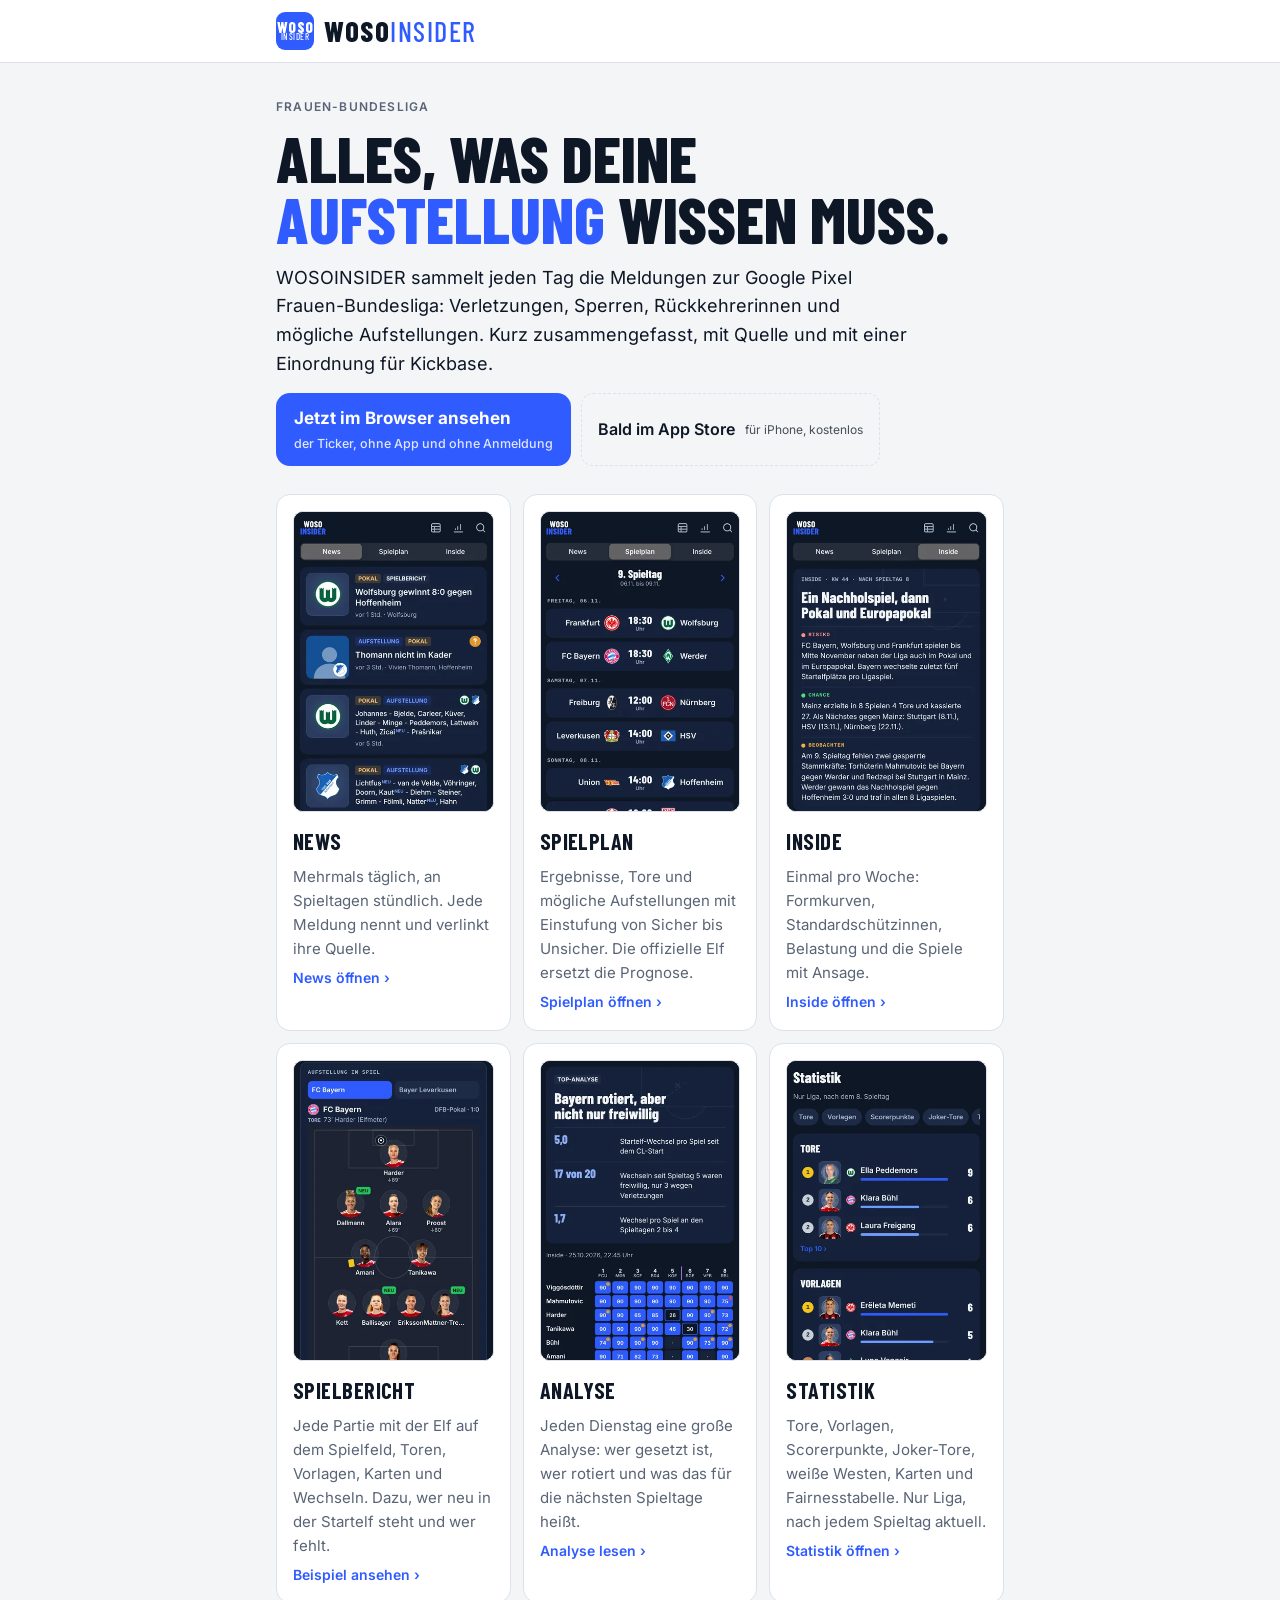
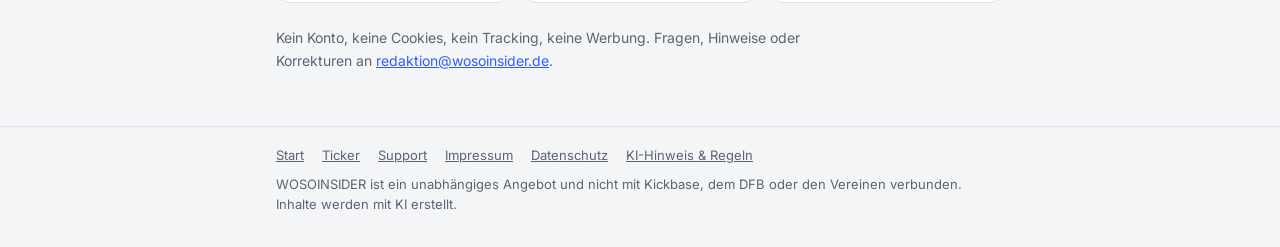
<file: index.html>
<!doctype html>
<html lang="de">
<head>
<meta charset="utf-8">
<meta name="viewport" content="width=device-width,initial-scale=1">
<title>WOSOINSIDER</title>
<meta name="description" content="News, mögliche Aufstellungen und Analysen zur Frauen-Bundesliga für Kickbase.">
<meta property="og:type" content="website">
<meta property="og:site_name" content="WOSOINSIDER">
<meta property="og:title" content="WOSOINSIDER">
<meta property="og:description" content="News, mögliche Aufstellungen und Analysen zur Frauen-Bundesliga für Kickbase.">
<meta property="og:url" content="https://wosoinsider.de/">
<meta property="og:image" content="https://wosoinsider.de/og.png">
<meta property="og:image:width" content="1200">
<meta property="og:image:height" content="630">
<meta property="og:image:alt" content="WOSOINSIDER: Alles, was deine Aufstellung wissen muss.">
<meta name="twitter:card" content="summary_large_image">
<meta name="twitter:image" content="https://wosoinsider.de/og.png">
<link rel="icon" href="/favicon.svg" type="image/svg+xml">
<link rel="apple-touch-icon" href="/apple-touch-icon.png">
<style>
@font-face{font-family:'Barlow Condensed';font-weight:500;font-display:swap;src:url(/fonts/barlow-condensed-500-latin-ext.woff2) format('woff2');unicode-range:U+0100-02BA,U+02BD-02C5,U+02C7-02CC,U+02CE-02D7,U+02DD-02FF,U+0304,U+0308,U+0329,U+1D00-1DBF,U+1E00-1E9F,U+1EF2-1EFF,U+2020,U+20A0-20AB,U+20AD-20C4,U+2113,U+2C60-2C7F,U+A720-A7FF}
@font-face{font-family:'Barlow Condensed';font-weight:500;font-display:swap;src:url(/fonts/barlow-condensed-500-latin.woff2) format('woff2');unicode-range:U+0000-00FF,U+0131,U+0152-0153,U+02BB-02BC,U+02C6,U+02DA,U+02DC,U+0304,U+0308,U+0329,U+2000-206F,U+20AC,U+2122,U+2191,U+2193,U+2212,U+2215,U+FEFF,U+FFFD}
@font-face{font-family:'Barlow Condensed';font-weight:700;font-display:swap;src:url(/fonts/barlow-condensed-latin-ext-2.woff2) format('woff2');unicode-range:U+0100-02BA,U+02BD-02C5,U+02C7-02CC,U+02CE-02D7,U+02DD-02FF,U+0304,U+0308,U+0329,U+1D00-1DBF,U+1E00-1E9F,U+1EF2-1EFF,U+2020,U+20A0-20AB,U+20AD-20C4,U+2113,U+2C60-2C7F,U+A720-A7FF}
@font-face{font-family:'Barlow Condensed';font-weight:700;font-display:swap;src:url(/fonts/barlow-condensed-latin-3.woff2) format('woff2');unicode-range:U+0000-00FF,U+0131,U+0152-0153,U+02BB-02BC,U+02C6,U+02DA,U+02DC,U+0304,U+0308,U+0329,U+2000-206F,U+20AC,U+2122,U+2191,U+2193,U+2212,U+2215,U+FEFF,U+FFFD}
@font-face{font-family:'Barlow Condensed';font-weight:800;font-display:swap;src:url(/fonts/barlow-condensed-latin-ext-4.woff2) format('woff2');unicode-range:U+0100-02BA,U+02BD-02C5,U+02C7-02CC,U+02CE-02D7,U+02DD-02FF,U+0304,U+0308,U+0329,U+1D00-1DBF,U+1E00-1E9F,U+1EF2-1EFF,U+2020,U+20A0-20AB,U+20AD-20C4,U+2113,U+2C60-2C7F,U+A720-A7FF}
@font-face{font-family:'Barlow Condensed';font-weight:800;font-display:swap;src:url(/fonts/barlow-condensed-latin-5.woff2) format('woff2');unicode-range:U+0000-00FF,U+0131,U+0152-0153,U+02BB-02BC,U+02C6,U+02DA,U+02DC,U+0304,U+0308,U+0329,U+2000-206F,U+20AC,U+2122,U+2191,U+2193,U+2212,U+2215,U+FEFF,U+FFFD}
@font-face{font-family:'Inter';font-weight:400 700;font-display:swap;src:url(/fonts/inter-latin-ext.woff2) format('woff2');unicode-range:U+0100-02BA,U+02BD-02C5,U+02C7-02CC,U+02CE-02D7,U+02DD-02FF,U+0304,U+0308,U+0329,U+1D00-1DBF,U+1E00-1E9F,U+1EF2-1EFF,U+2020,U+20A0-20AB,U+20AD-20C4,U+2113,U+2C60-2C7F,U+A720-A7FF}
@font-face{font-family:'Inter';font-weight:400 700;font-display:swap;src:url(/fonts/inter-latin.woff2) format('woff2');unicode-range:U+0000-00FF,U+0131,U+0152-0153,U+02BB-02BC,U+02C6,U+02DA,U+02DC,U+0304,U+0308,U+0329,U+2000-206F,U+20AC,U+2122,U+2191,U+2193,U+2212,U+2215,U+FEFF,U+FFFD}
:root{--bg:#F4F5F7;--card:#fff;--ink:#0E1726;--muted:#596476;--line:#DCE1EA;--soft:#EEF1F6;--accent:#2F5BFF;--brand:#2F5BFF;
--d:"Barlow Condensed","Arial Narrow",Arial,sans-serif;--b:"Inter",system-ui,-apple-system,"Segoe UI",sans-serif;color-scheme:light}
@media (prefers-color-scheme:dark){:root{--bg:#0E1726;--card:#16223A;--ink:#F4F5F7;--muted:#A9B4C6;--line:#2A3954;--soft:#1C2A45;--accent:#6E9BFF;color-scheme:dark}}
*{box-sizing:border-box}
body{margin:0;background:var(--bg);color:var(--ink);font:16px/1.6 var(--b)}
a{color:var(--accent)}
.wrap{max-width:760px;margin:0 auto;padding:0 16px}
header{background:var(--card);border-bottom:1px solid var(--line)}
header .wrap{display:flex;align-items:center;justify-content:space-between;gap:12px;padding-block:12px;flex-wrap:wrap}
.brand{display:flex;align-items:center;gap:10px;text-decoration:none;color:var(--ink);font-family:var(--d);text-transform:uppercase;line-height:.82}
.tile{width:38px;height:38px;border-radius:9px;background:var(--brand);color:#fff;display:flex;flex-direction:column;align-items:center;justify-content:center;flex:none}
.tile b{font-weight:800;font-size:15px;letter-spacing:.5px}.tile i{font-style:normal;font-weight:500;font-size:9px;letter-spacing:.5px}
.word{font-size:28px;letter-spacing:1.5px}.word b{font-weight:800}.word i{font-style:normal;font-weight:500;color:var(--accent)}
main.wrap{padding-block:28px 40px}
.hero{display:grid;gap:14px;padding:8px 0 20px}
.kicker{font:600 12px var(--b);letter-spacing:.1em;text-transform:uppercase;color:var(--muted)}
.hero h1{font-family:var(--d);font-weight:800;font-size:clamp(40px,9vw,64px);line-height:.95;margin:0;text-transform:uppercase;text-wrap:balance}
.hero h1 span{color:var(--accent)}
.lead{font-size:18px;max-width:58ch;margin:0}
.store{display:inline-flex;align-items:center;gap:10px;justify-self:start;background:var(--ink);color:var(--bg);border-radius:12px;padding:10px 16px;text-decoration:none;font-weight:600}
.store small{display:block;font-weight:400;font-size:12px;opacity:.75}
.store.soon{background:transparent;color:var(--ink);border:1.5px dashed var(--line)}
.cta{display:flex;flex-wrap:wrap;gap:10px;align-items:stretch}
.live{display:inline-grid;gap:2px;justify-self:start;background:var(--brand);color:#fff;text-decoration:none;font-weight:700;font-size:17px;padding:12px 18px;border-radius:14px}
.live small{font-weight:500;font-size:12.5px;opacity:.85}.live:hover{filter:brightness(1.08)}
.feat{display:grid;gap:12px;margin:8px 0 24px}
@media (min-width:640px){.feat{grid-template-columns:repeat(3,1fr)}}
a.card{text-decoration:none;color:inherit;grid-template-columns:110px 1fr;column-gap:14px;align-items:center;transition:border-color .15s,transform .15s}
a.card:hover{border-color:var(--accent);transform:translateY(-2px)}
.shot{grid-row:span 3;width:110px;aspect-ratio:2/3;border-radius:10px;overflow:hidden;background:#0E1726;border:1px solid var(--line)}
.shot img{display:block;width:100%;height:100%;object-fit:cover;object-position:top}
.more{font-size:14px;font-weight:600;color:var(--accent)}
@media (min-width:640px){a.card{grid-template-columns:1fr;align-items:start}.shot{grid-row:auto;width:100%;margin-bottom:6px}}
.card{background:var(--card);border:1px solid var(--line);border-radius:14px;padding:16px;display:grid;gap:6px;align-content:start}
.card h2{font-family:var(--d);font-weight:700;font-size:22px;text-transform:uppercase;letter-spacing:.02em;margin:0}
.card p{margin:0;font-size:15px;color:var(--muted)}
.note{font-size:14px;color:var(--muted);max-width:65ch}
.doc{background:var(--card);border:1px solid var(--line);border-radius:14px;padding:20px;display:grid;gap:14px}
.doc h1{font-family:var(--d);font-weight:800;font-size:40px;line-height:1;margin:0;text-transform:uppercase}
.doc h2{font-family:var(--d);font-weight:700;font-size:20px;letter-spacing:.02em;text-transform:uppercase;margin:8px 0 -6px}
.doc p,.doc ul{margin:0;max-width:68ch}.doc ul{padding-left:20px;display:grid;gap:4px}
.doc address{font-style:normal}
.mailbox{display:flex;flex-wrap:wrap;align-items:center;gap:10px 16px;background:var(--soft);border-radius:12px;padding:14px 16px}
.mailbox a{font-weight:600;font-size:18px;overflow-wrap:anywhere}
details{border-top:1px solid var(--line);padding:10px 0}details:last-of-type{border-bottom:1px solid var(--line)}
summary{cursor:pointer;font-weight:600}details p{margin:8px 0 0}
footer{border-top:1px solid var(--line);color:var(--muted);font-size:13px}
footer .wrap{display:grid;gap:8px;padding-block:18px 32px}
footer nav{display:flex;flex-wrap:wrap;gap:4px 18px}footer nav a{color:var(--muted)}
:focus-visible{outline:2px solid var(--accent);outline-offset:2px}
</style>
<script>
// Reichweitenmessung mit GoatCounter (ohne Cookies, ohne Skript von Dritten, ohne Gerätespeicher).
// Sendet nur Pfad, Titel, Referrer und Kampagnen-Parameter (z. B. ?utm_source=instagram) als Zählpixel.
// Zählt nur auf wosoinsider.de, nicht im Artifact, lokal oder in Vorschauen.
(function () {
  var GC = "https://wosoinsider.goatcounter.com/count";
  if (!/(^|\.)wosoinsider\.de$/.test(location.hostname)) { window.wiZaehl = function () {}; return; }
  // Eigene Aufrufe über ein Lesezeichen mit ?intern: werden getrennt unter intern/... gezählt.
  var INTERN = /[?&]intern(=|&|$)/.test(location.search);
  function z(p, t, ev) {
    if (INTERN) { p = "intern/" + String(p).replace(/^\//, ""); t = "[intern] " + (t || ""); ev = true; }
    var q = "p=" + encodeURIComponent(p);
    if (t) q += "&t=" + encodeURIComponent(t);
    if (ev) q += "&e=true";
    else {
      if (document.referrer) q += "&r=" + encodeURIComponent(document.referrer);
      if (location.search) q += "&q=" + encodeURIComponent(location.search);
    }
    q += "&rnd=" + Math.random().toString(36).slice(2);
    try { new Image().src = GC + "?" + q; } catch (e) {}
  }
  window.wiZaehl = z;
  function seite() { z(location.pathname, document.title, false); }
  document.readyState === "loading" ? document.addEventListener("DOMContentLoaded", seite) : seite();
})();
</script>
</head>
<body>
<header><div class="wrap"><a class="brand" href="/" aria-label="WOSOINSIDER Startseite"><span class="tile" aria-hidden="true"><b>WOSO</b><i>INSIDER</i></span><span class="word" aria-hidden="true"><b>WOSO</b><i>INSIDER</i></span></a></div></header>
<main class="wrap">
<section class="hero">
  <span class="kicker">Frauen-Bundesliga</span>
  <h1>Alles, was deine <span>Aufstellung</span> wissen muss.</h1>
  <p class="lead">WOSOINSIDER sammelt jeden Tag die Meldungen zur Google Pixel Frauen-Bundesliga: Verletzungen, Sperren, Rückkehrerinnen und mögliche Aufstellungen. Kurz zusammengefasst, mit Quelle und mit einer Einordnung für Kickbase.</p>
  <div class="cta"><a class="live" href="/ticker/">Jetzt im Browser ansehen<small>der Ticker, ohne App und ohne Anmeldung</small></a>
  <span class="store soon" aria-label="Die iOS-App erscheint bald im App Store">Bald im App Store<small>für iPhone, kostenlos</small></span></div>
</section>
<section class="feat" aria-label="Was die App bietet">
  <a class="card" href="/ticker/"><span class="shot"><img src="/bilder/news.webp" width="390" height="585" loading="lazy" alt="Ansicht News im Ticker: Meldungen mit Spielerinnenfoto, Vereinswappen und Kategorien"></span><h2>News</h2><p>Mehrmals täglich, an Spieltagen stündlich. Jede Meldung nennt und verlinkt ihre Quelle.</p><span class="more">News öffnen ›</span></a>
  <a class="card" href="/ticker/#spielplan"><span class="shot"><img src="/bilder/spielplan.webp" width="390" height="585" loading="lazy" alt="Ansicht Spielplan im Ticker: Partien des Spieltags mit Anstoßzeiten"></span><h2>Spielplan</h2><p>Ergebnisse, Tore und mögliche Aufstellungen mit Einstufung von Sicher bis Unsicher. Die offizielle Elf ersetzt die Prognose.</p><span class="more">Spielplan öffnen ›</span></a>
  <a class="card" href="/ticker/#inside"><span class="shot"><img src="/bilder/inside.webp" width="390" height="585" loading="lazy" alt="Ansicht Inside im Ticker: wöchentliche Ausgabe mit Risiko, Chance und Beobachten"></span><h2>Inside</h2><p>Einmal pro Woche: Formkurven, Standardschützinnen, Belastung und die Spiele mit Ansage.</p><span class="more">Inside öffnen ›</span></a>
  <a class="card" href="/ticker/#bayern-pokal-0111"><span class="shot"><img src="/bilder/partie.webp" width="390" height="585" loading="lazy" alt="Spielbericht FC Bayern gegen Bayer Leverkusen: Startelf auf dem Spielfeld mit Wechseln, Karten und Neuen"></span><h2>Spielbericht</h2><p>Jede Partie mit der Elf auf dem Spielfeld, Toren, Vorlagen, Karten und Wechseln. Dazu, wer neu in der Startelf steht und wer fehlt.</p><span class="more">Beispiel ansehen ›</span></a>
  <a class="card" href="/ticker/#analyse"><span class="shot"><img src="/bilder/analyse.webp" width="390" height="585" loading="lazy" alt="Top-Analyse: Bayern rotiert, aber nicht nur freiwillig, mit Einsatzminuten je Spieltag"></span><h2>Analyse</h2><p>Jeden Dienstag eine große Analyse: wer gesetzt ist, wer rotiert und was das für die nächsten Spieltage heißt.</p><span class="more">Analyse lesen ›</span></a>
  <a class="card" href="/ticker/#statistik"><span class="shot"><img src="/bilder/statistik.webp" width="390" height="585" loading="lazy" alt="Statistik: Torschützinnenliste mit Spielerinnenfotos"></span><h2>Statistik</h2><p>Tore, Vorlagen, Scorerpunkte, Joker-Tore, weiße Westen, Karten und Fairnesstabelle. Nur Liga, nach jedem Spieltag aktuell.</p><span class="more">Statistik öffnen ›</span></a>
</section>
<p class="note">Kein Konto, keine Cookies, kein Tracking, keine Werbung. Fragen, Hinweise oder Korrekturen an <a href="mailto:redaktion@wosoinsider.de">redaktion@wosoinsider.de</a>.</p>
</main>
<footer><div class="wrap"><nav aria-label="Rechtliches"><a href="/">Start</a><a href="/ticker/">Ticker</a><a href="/support/">Support</a><a href="/impressum/">Impressum</a><a href="/datenschutz/">Datenschutz</a><a href="/ki-hinweis/">KI-Hinweis &amp; Regeln</a></nav>
<span>WOSOINSIDER ist ein unabhängiges Angebot und nicht mit Kickbase, dem DFB oder den Vereinen verbunden. Inhalte werden mit KI erstellt.</span></div></footer>
</body>
</html>
</file>
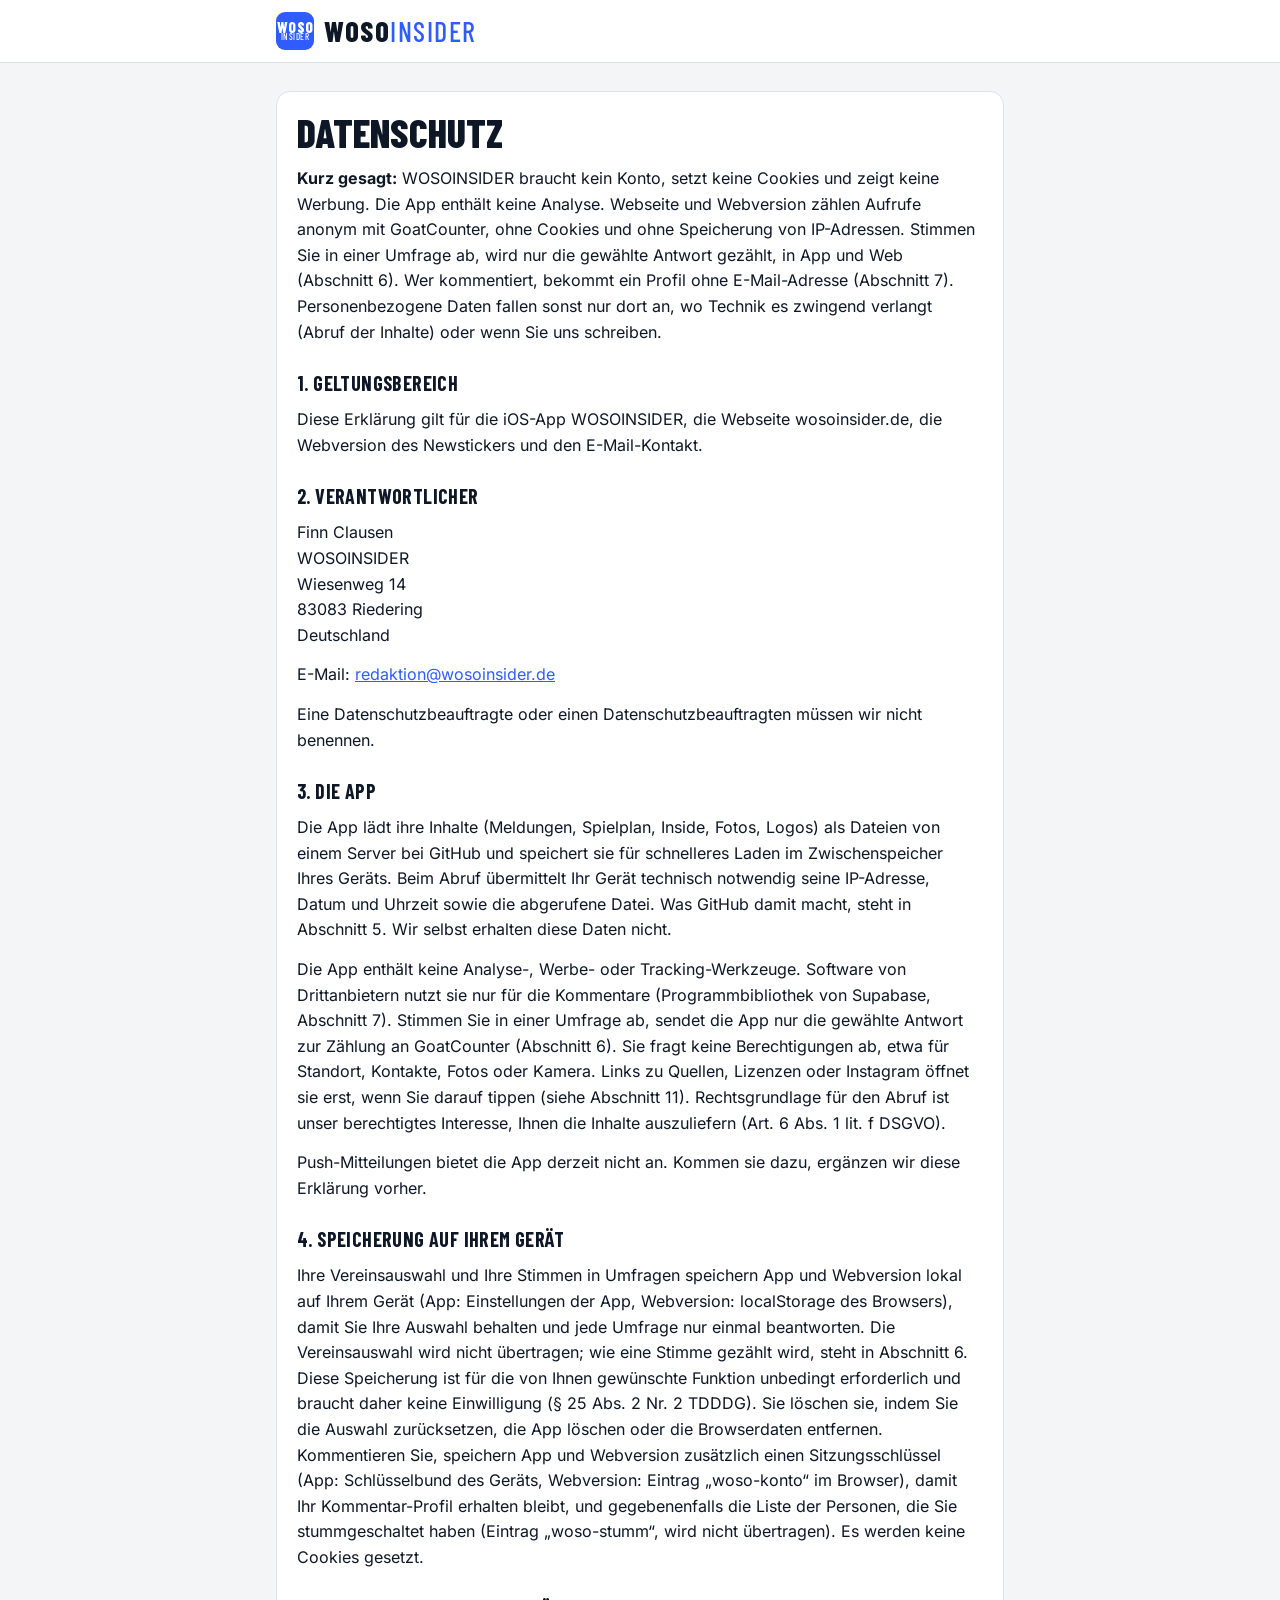
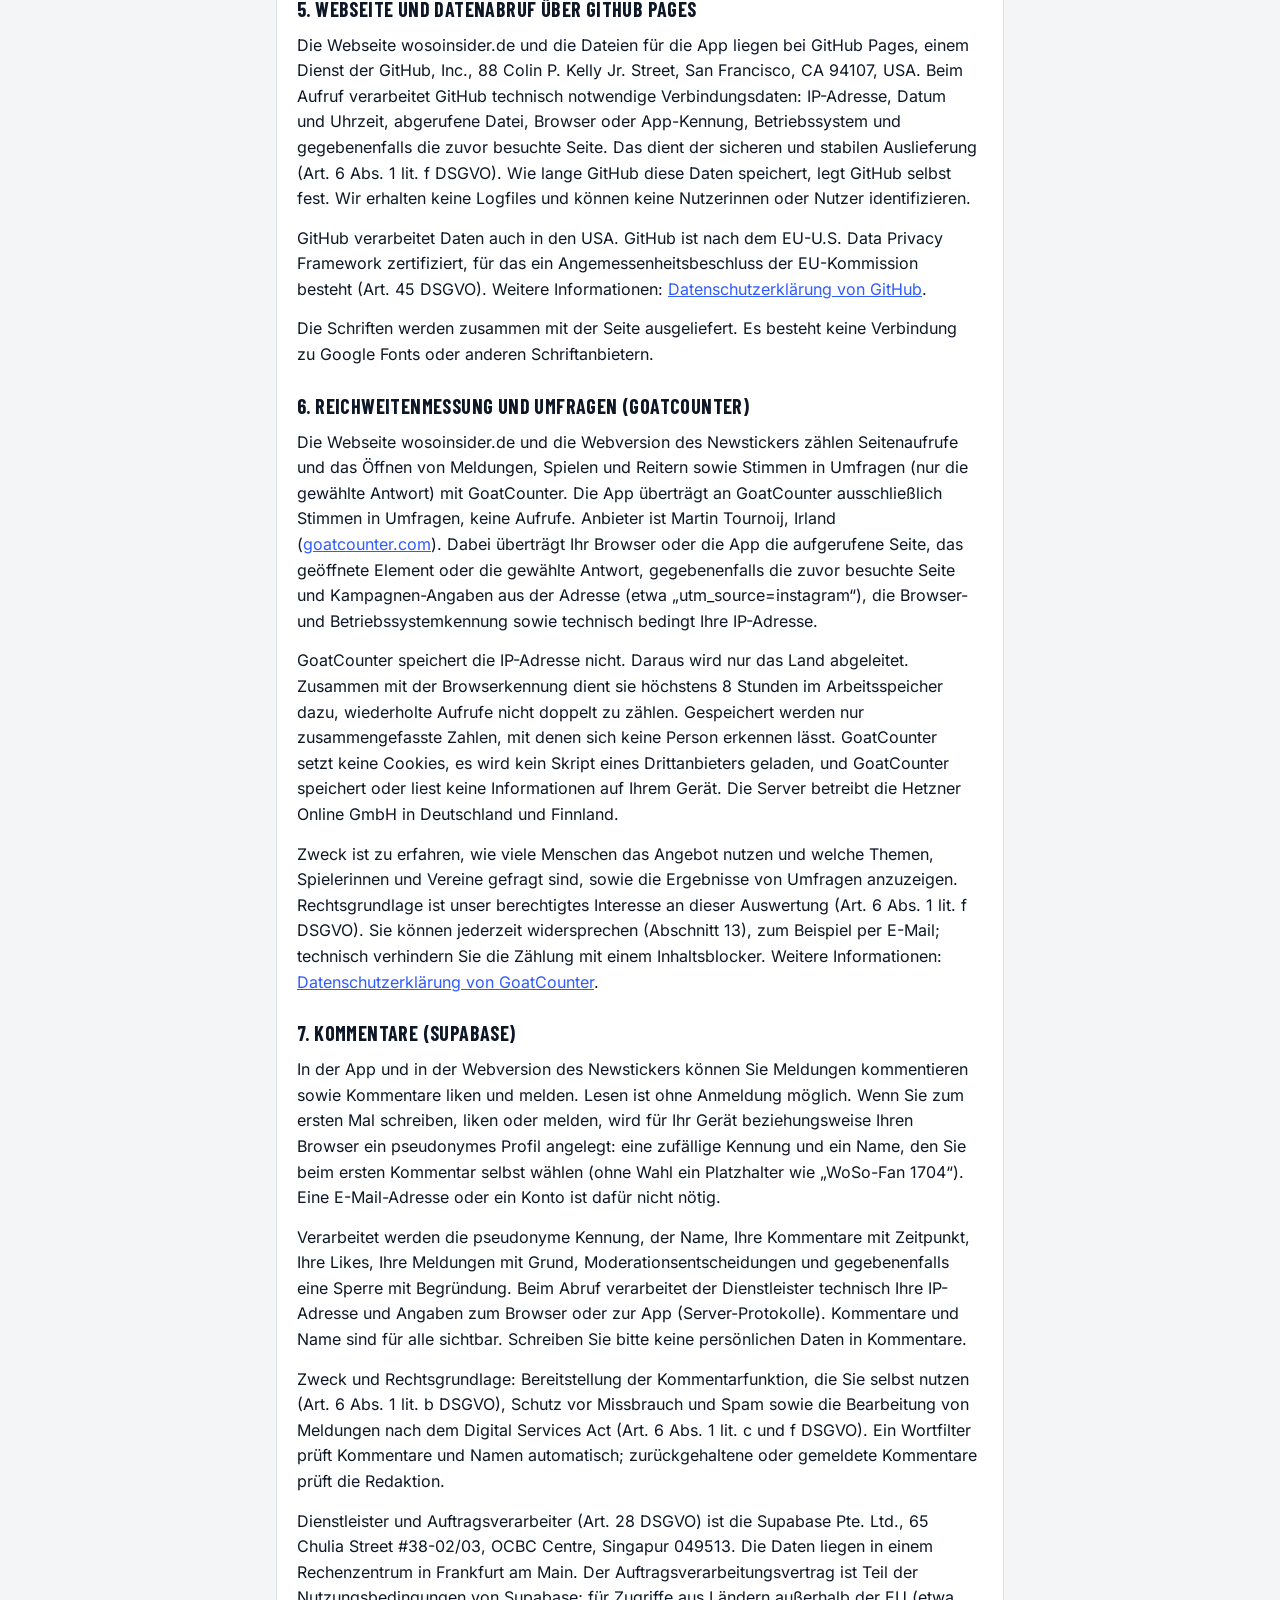
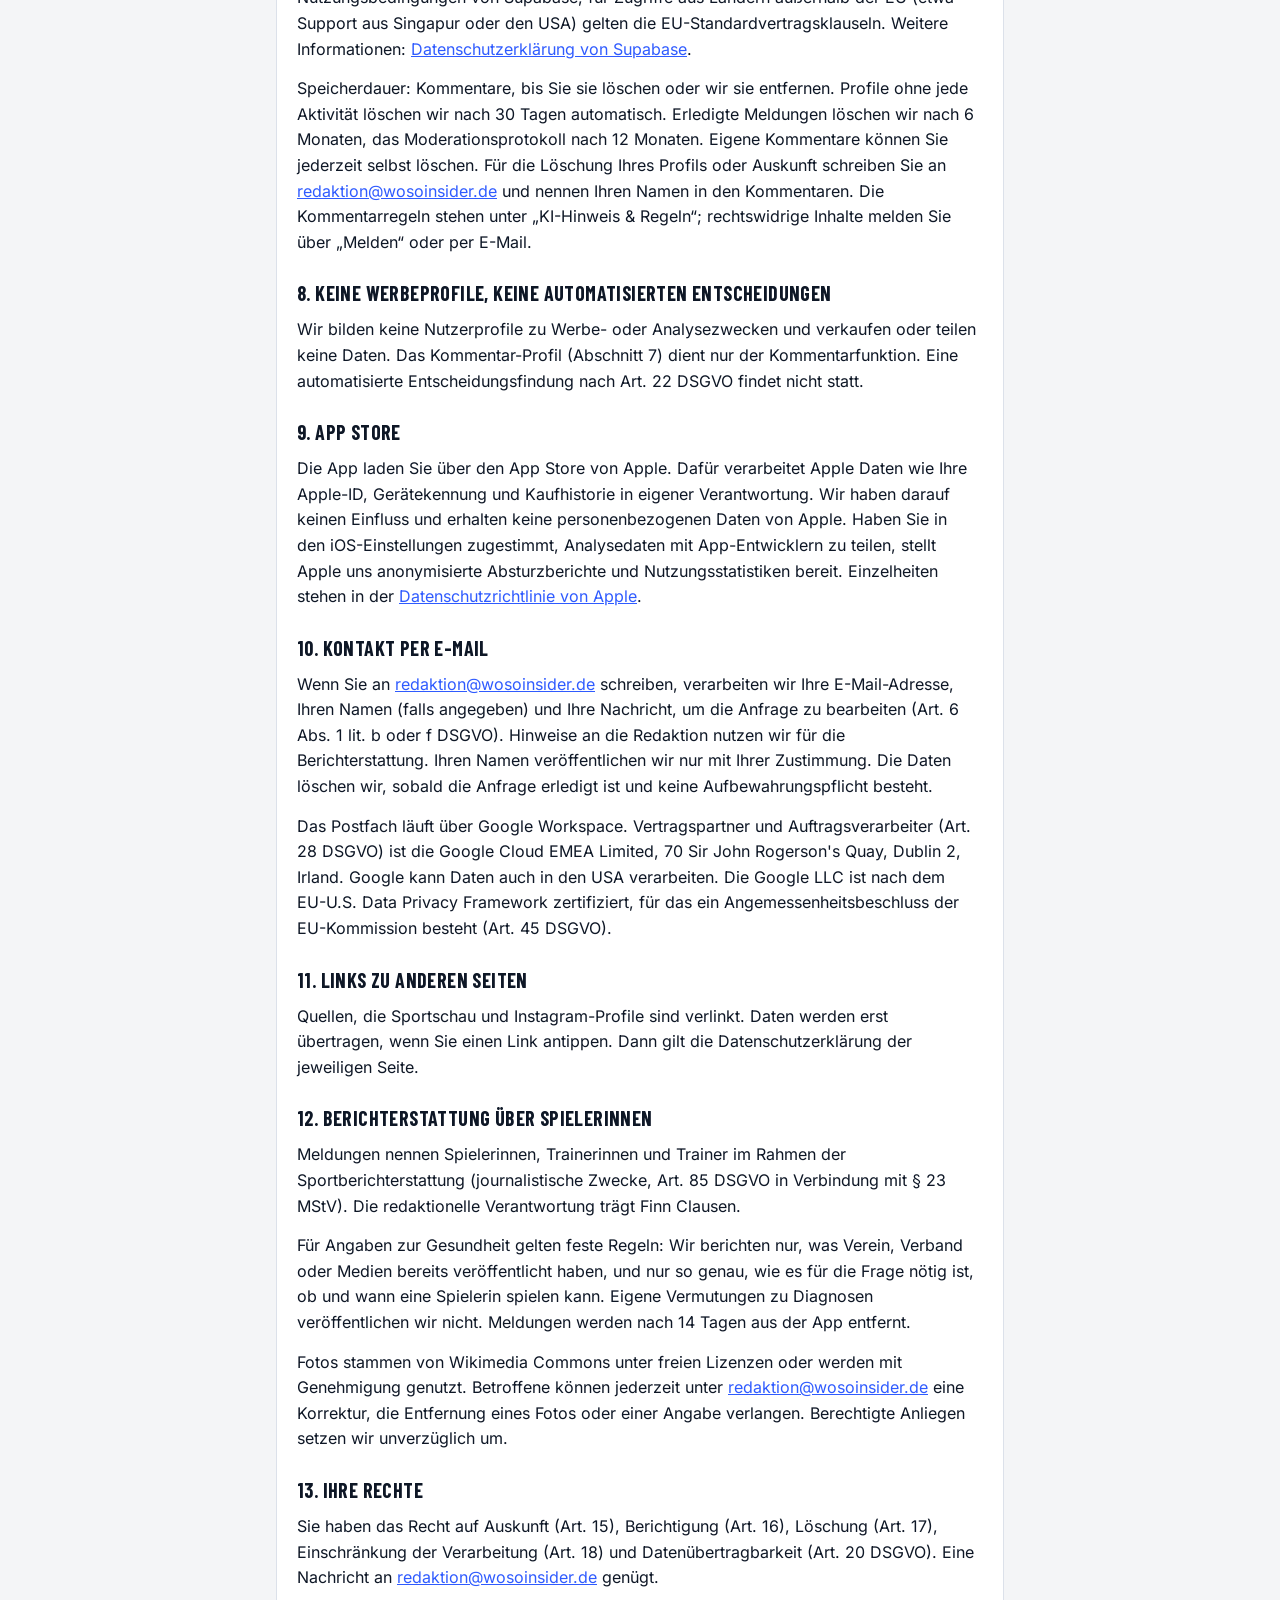
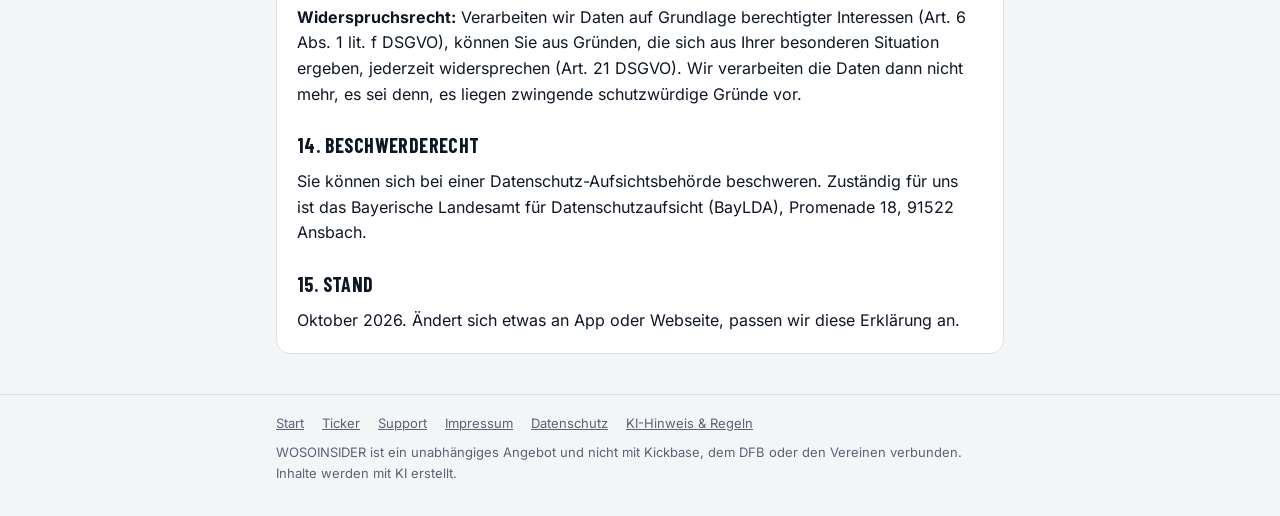
<file: datenschutz/index.html>
<!doctype html>
<html lang="de">
<head>
<meta charset="utf-8">
<meta name="viewport" content="width=device-width,initial-scale=1">
<title>Datenschutz · WOSOINSIDER</title>
<meta name="description" content="Datenschutzerklärung für App und Webseite WOSOINSIDER.">
<link rel="icon" href="/favicon.svg" type="image/svg+xml">
<link rel="apple-touch-icon" href="/apple-touch-icon.png">
<style>
@font-face{font-family:'Barlow Condensed';font-weight:500;font-display:swap;src:url(/fonts/barlow-condensed-500-latin-ext.woff2) format('woff2');unicode-range:U+0100-02BA,U+02BD-02C5,U+02C7-02CC,U+02CE-02D7,U+02DD-02FF,U+0304,U+0308,U+0329,U+1D00-1DBF,U+1E00-1E9F,U+1EF2-1EFF,U+2020,U+20A0-20AB,U+20AD-20C4,U+2113,U+2C60-2C7F,U+A720-A7FF}
@font-face{font-family:'Barlow Condensed';font-weight:500;font-display:swap;src:url(/fonts/barlow-condensed-500-latin.woff2) format('woff2');unicode-range:U+0000-00FF,U+0131,U+0152-0153,U+02BB-02BC,U+02C6,U+02DA,U+02DC,U+0304,U+0308,U+0329,U+2000-206F,U+20AC,U+2122,U+2191,U+2193,U+2212,U+2215,U+FEFF,U+FFFD}
@font-face{font-family:'Barlow Condensed';font-weight:700;font-display:swap;src:url(/fonts/barlow-condensed-latin-ext-2.woff2) format('woff2');unicode-range:U+0100-02BA,U+02BD-02C5,U+02C7-02CC,U+02CE-02D7,U+02DD-02FF,U+0304,U+0308,U+0329,U+1D00-1DBF,U+1E00-1E9F,U+1EF2-1EFF,U+2020,U+20A0-20AB,U+20AD-20C4,U+2113,U+2C60-2C7F,U+A720-A7FF}
@font-face{font-family:'Barlow Condensed';font-weight:700;font-display:swap;src:url(/fonts/barlow-condensed-latin-3.woff2) format('woff2');unicode-range:U+0000-00FF,U+0131,U+0152-0153,U+02BB-02BC,U+02C6,U+02DA,U+02DC,U+0304,U+0308,U+0329,U+2000-206F,U+20AC,U+2122,U+2191,U+2193,U+2212,U+2215,U+FEFF,U+FFFD}
@font-face{font-family:'Barlow Condensed';font-weight:800;font-display:swap;src:url(/fonts/barlow-condensed-latin-ext-4.woff2) format('woff2');unicode-range:U+0100-02BA,U+02BD-02C5,U+02C7-02CC,U+02CE-02D7,U+02DD-02FF,U+0304,U+0308,U+0329,U+1D00-1DBF,U+1E00-1E9F,U+1EF2-1EFF,U+2020,U+20A0-20AB,U+20AD-20C4,U+2113,U+2C60-2C7F,U+A720-A7FF}
@font-face{font-family:'Barlow Condensed';font-weight:800;font-display:swap;src:url(/fonts/barlow-condensed-latin-5.woff2) format('woff2');unicode-range:U+0000-00FF,U+0131,U+0152-0153,U+02BB-02BC,U+02C6,U+02DA,U+02DC,U+0304,U+0308,U+0329,U+2000-206F,U+20AC,U+2122,U+2191,U+2193,U+2212,U+2215,U+FEFF,U+FFFD}
@font-face{font-family:'Inter';font-weight:400 700;font-display:swap;src:url(/fonts/inter-latin-ext.woff2) format('woff2');unicode-range:U+0100-02BA,U+02BD-02C5,U+02C7-02CC,U+02CE-02D7,U+02DD-02FF,U+0304,U+0308,U+0329,U+1D00-1DBF,U+1E00-1E9F,U+1EF2-1EFF,U+2020,U+20A0-20AB,U+20AD-20C4,U+2113,U+2C60-2C7F,U+A720-A7FF}
@font-face{font-family:'Inter';font-weight:400 700;font-display:swap;src:url(/fonts/inter-latin.woff2) format('woff2');unicode-range:U+0000-00FF,U+0131,U+0152-0153,U+02BB-02BC,U+02C6,U+02DA,U+02DC,U+0304,U+0308,U+0329,U+2000-206F,U+20AC,U+2122,U+2191,U+2193,U+2212,U+2215,U+FEFF,U+FFFD}
:root{--bg:#F4F5F7;--card:#fff;--ink:#0E1726;--muted:#596476;--line:#DCE1EA;--soft:#EEF1F6;--accent:#2F5BFF;--brand:#2F5BFF;
--d:"Barlow Condensed","Arial Narrow",Arial,sans-serif;--b:"Inter",system-ui,-apple-system,"Segoe UI",sans-serif;color-scheme:light}
@media (prefers-color-scheme:dark){:root{--bg:#0E1726;--card:#16223A;--ink:#F4F5F7;--muted:#A9B4C6;--line:#2A3954;--soft:#1C2A45;--accent:#6E9BFF;color-scheme:dark}}
*{box-sizing:border-box}
body{margin:0;background:var(--bg);color:var(--ink);font:16px/1.6 var(--b)}
a{color:var(--accent)}
.wrap{max-width:760px;margin:0 auto;padding:0 16px}
header{background:var(--card);border-bottom:1px solid var(--line)}
header .wrap{display:flex;align-items:center;justify-content:space-between;gap:12px;padding-block:12px;flex-wrap:wrap}
.brand{display:flex;align-items:center;gap:10px;text-decoration:none;color:var(--ink);font-family:var(--d);text-transform:uppercase;line-height:.82}
.tile{width:38px;height:38px;border-radius:9px;background:var(--brand);color:#fff;display:flex;flex-direction:column;align-items:center;justify-content:center;flex:none}
.tile b{font-weight:800;font-size:15px;letter-spacing:.5px}.tile i{font-style:normal;font-weight:500;font-size:9px;letter-spacing:.5px}
.word{font-size:28px;letter-spacing:1.5px}.word b{font-weight:800}.word i{font-style:normal;font-weight:500;color:var(--accent)}
main.wrap{padding-block:28px 40px}
.hero{display:grid;gap:14px;padding:8px 0 20px}
.kicker{font:600 12px var(--b);letter-spacing:.1em;text-transform:uppercase;color:var(--muted)}
.hero h1{font-family:var(--d);font-weight:800;font-size:clamp(40px,9vw,64px);line-height:.95;margin:0;text-transform:uppercase;text-wrap:balance}
.hero h1 span{color:var(--accent)}
.lead{font-size:18px;max-width:58ch;margin:0}
.store{display:inline-flex;align-items:center;gap:10px;justify-self:start;background:var(--ink);color:var(--bg);border-radius:12px;padding:10px 16px;text-decoration:none;font-weight:600}
.store small{display:block;font-weight:400;font-size:12px;opacity:.75}
.store.soon{background:transparent;color:var(--ink);border:1.5px dashed var(--line)}
.cta{display:flex;flex-wrap:wrap;gap:10px;align-items:stretch}
.live{display:inline-grid;gap:2px;justify-self:start;background:var(--brand);color:#fff;text-decoration:none;font-weight:700;font-size:17px;padding:12px 18px;border-radius:14px}
.live small{font-weight:500;font-size:12.5px;opacity:.85}.live:hover{filter:brightness(1.08)}
.feat{display:grid;gap:12px;margin:8px 0 24px}
@media (min-width:640px){.feat{grid-template-columns:repeat(3,1fr)}}
a.card{text-decoration:none;color:inherit;grid-template-columns:110px 1fr;column-gap:14px;align-items:center;transition:border-color .15s,transform .15s}
a.card:hover{border-color:var(--accent);transform:translateY(-2px)}
.shot{grid-row:span 3;width:110px;aspect-ratio:2/3;border-radius:10px;overflow:hidden;background:#0E1726;border:1px solid var(--line)}
.shot img{display:block;width:100%;height:100%;object-fit:cover;object-position:top}
.more{font-size:14px;font-weight:600;color:var(--accent)}
@media (min-width:640px){a.card{grid-template-columns:1fr;align-items:start}.shot{grid-row:auto;width:100%;margin-bottom:6px}}
.card{background:var(--card);border:1px solid var(--line);border-radius:14px;padding:16px;display:grid;gap:6px;align-content:start}
.card h2{font-family:var(--d);font-weight:700;font-size:22px;text-transform:uppercase;letter-spacing:.02em;margin:0}
.card p{margin:0;font-size:15px;color:var(--muted)}
.note{font-size:14px;color:var(--muted);max-width:65ch}
.doc{background:var(--card);border:1px solid var(--line);border-radius:14px;padding:20px;display:grid;gap:14px}
.doc h1{font-family:var(--d);font-weight:800;font-size:40px;line-height:1;margin:0;text-transform:uppercase}
.doc h2{font-family:var(--d);font-weight:700;font-size:20px;letter-spacing:.02em;text-transform:uppercase;margin:8px 0 -6px}
.doc p,.doc ul{margin:0;max-width:68ch}.doc ul{padding-left:20px;display:grid;gap:4px}
.doc address{font-style:normal}
.mailbox{display:flex;flex-wrap:wrap;align-items:center;gap:10px 16px;background:var(--soft);border-radius:12px;padding:14px 16px}
.mailbox a{font-weight:600;font-size:18px;overflow-wrap:anywhere}
details{border-top:1px solid var(--line);padding:10px 0}details:last-of-type{border-bottom:1px solid var(--line)}
summary{cursor:pointer;font-weight:600}details p{margin:8px 0 0}
footer{border-top:1px solid var(--line);color:var(--muted);font-size:13px}
footer .wrap{display:grid;gap:8px;padding-block:18px 32px}
footer nav{display:flex;flex-wrap:wrap;gap:4px 18px}footer nav a{color:var(--muted)}
:focus-visible{outline:2px solid var(--accent);outline-offset:2px}
</style>
<script>
// Reichweitenmessung mit GoatCounter (ohne Cookies, ohne Skript von Dritten, ohne Gerätespeicher).
// Sendet nur Pfad, Titel, Referrer und Kampagnen-Parameter (z. B. ?utm_source=instagram) als Zählpixel.
// Zählt nur auf wosoinsider.de, nicht im Artifact, lokal oder in Vorschauen.
(function () {
  var GC = "https://wosoinsider.goatcounter.com/count";
  if (!/(^|\.)wosoinsider\.de$/.test(location.hostname)) { window.wiZaehl = function () {}; return; }
  // Eigene Aufrufe über ein Lesezeichen mit ?intern: werden getrennt unter intern/... gezählt.
  var INTERN = /[?&]intern(=|&|$)/.test(location.search);
  function z(p, t, ev) {
    if (INTERN) { p = "intern/" + String(p).replace(/^\//, ""); t = "[intern] " + (t || ""); ev = true; }
    var q = "p=" + encodeURIComponent(p);
    if (t) q += "&t=" + encodeURIComponent(t);
    if (ev) q += "&e=true";
    else {
      if (document.referrer) q += "&r=" + encodeURIComponent(document.referrer);
      if (location.search) q += "&q=" + encodeURIComponent(location.search);
    }
    q += "&rnd=" + Math.random().toString(36).slice(2);
    try { new Image().src = GC + "?" + q; } catch (e) {}
  }
  window.wiZaehl = z;
  function seite() { z(location.pathname, document.title, false); }
  document.readyState === "loading" ? document.addEventListener("DOMContentLoaded", seite) : seite();
})();
</script>
</head>
<body>
<header><div class="wrap"><a class="brand" href="/" aria-label="WOSOINSIDER Startseite"><span class="tile" aria-hidden="true"><b>WOSO</b><i>INSIDER</i></span><span class="word" aria-hidden="true"><b>WOSO</b><i>INSIDER</i></span></a></div></header>
<main class="wrap">
<article class="doc">
      <h1>Datenschutz</h1>
      <p><b>Kurz gesagt:</b> WOSOINSIDER braucht kein Konto, setzt keine Cookies und zeigt keine Werbung. Die App enthält keine Analyse. Webseite und Webversion zählen Aufrufe anonym mit GoatCounter, ohne Cookies und ohne Speicherung von IP-Adressen. Stimmen Sie in einer Umfrage ab, wird nur die gewählte Antwort gezählt, in App und Web (Abschnitt 6). Wer kommentiert, bekommt ein Profil ohne E-Mail-Adresse (Abschnitt 7). Personenbezogene Daten fallen sonst nur dort an, wo Technik es zwingend verlangt (Abruf der Inhalte) oder wenn Sie uns schreiben.</p>
      <h2>1. Geltungsbereich</h2>
      <p>Diese Erklärung gilt für die iOS-App WOSOINSIDER, die Webseite wosoinsider.de, die Webversion des Newstickers und den E-Mail-Kontakt.</p>
      <h2>2. Verantwortlicher</h2>
      <address>Finn Clausen<br>WOSOINSIDER<br>Wiesenweg 14<br>83083 Riedering<br>Deutschland</address>
      <p>E-Mail: <a href="mailto:redaktion@wosoinsider.de">redaktion@wosoinsider.de</a></p>
      <p>Eine Datenschutzbeauftragte oder einen Datenschutzbeauftragten müssen wir nicht benennen.</p>
      <h2>3. Die App</h2>
      <p>Die App lädt ihre Inhalte (Meldungen, Spielplan, Inside, Fotos, Logos) als Dateien von einem Server bei GitHub und speichert sie für schnelleres Laden im Zwischenspeicher Ihres Geräts. Beim Abruf übermittelt Ihr Gerät technisch notwendig seine IP-Adresse, Datum und Uhrzeit sowie die abgerufene Datei. Was GitHub damit macht, steht in Abschnitt 5. Wir selbst erhalten diese Daten nicht.</p>
      <p>Die App enthält keine Analyse-, Werbe- oder Tracking-Werkzeuge. Software von Drittanbietern nutzt sie nur für die Kommentare (Programmbibliothek von Supabase, Abschnitt 7). Stimmen Sie in einer Umfrage ab, sendet die App nur die gewählte Antwort zur Zählung an GoatCounter (Abschnitt 6). Sie fragt keine Berechtigungen ab, etwa für Standort, Kontakte, Fotos oder Kamera. Links zu Quellen, Lizenzen oder Instagram öffnet sie erst, wenn Sie darauf tippen (siehe Abschnitt 11). Rechtsgrundlage für den Abruf ist unser berechtigtes Interesse, Ihnen die Inhalte auszuliefern (Art. 6 Abs. 1 lit. f DSGVO).</p>
      <p>Push-Mitteilungen bietet die App derzeit nicht an. Kommen sie dazu, ergänzen wir diese Erklärung vorher.</p>
      <h2>4. Speicherung auf Ihrem Gerät</h2>
      <p>Ihre Vereinsauswahl und Ihre Stimmen in Umfragen speichern App und Webversion lokal auf Ihrem Gerät (App: Einstellungen der App, Webversion: localStorage des Browsers), damit Sie Ihre Auswahl behalten und jede Umfrage nur einmal beantworten. Die Vereinsauswahl wird nicht übertragen; wie eine Stimme gezählt wird, steht in Abschnitt 6. Diese Speicherung ist für die von Ihnen gewünschte Funktion unbedingt erforderlich und braucht daher keine Einwilligung (§ 25 Abs. 2 Nr. 2 TDDDG). Sie löschen sie, indem Sie die Auswahl zurücksetzen, die App löschen oder die Browserdaten entfernen. Kommentieren Sie, speichern App und Webversion zusätzlich einen Sitzungsschlüssel (App: Schlüsselbund des Geräts, Webversion: Eintrag „woso-konto“ im Browser), damit Ihr Kommentar-Profil erhalten bleibt, und gegebenenfalls die Liste der Personen, die Sie stummgeschaltet haben (Eintrag „woso-stumm“, wird nicht übertragen). Es werden keine Cookies gesetzt.</p>
      <h2>5. Webseite und Datenabruf über GitHub Pages</h2>
      <p>Die Webseite wosoinsider.de und die Dateien für die App liegen bei GitHub Pages, einem Dienst der GitHub, Inc., 88 Colin P. Kelly Jr. Street, San Francisco, CA 94107, USA. Beim Aufruf verarbeitet GitHub technisch notwendige Verbindungsdaten: IP-Adresse, Datum und Uhrzeit, abgerufene Datei, Browser oder App-Kennung, Betriebssystem und gegebenenfalls die zuvor besuchte Seite. Das dient der sicheren und stabilen Auslieferung (Art. 6 Abs. 1 lit. f DSGVO). Wie lange GitHub diese Daten speichert, legt GitHub selbst fest. Wir erhalten keine Logfiles und können keine Nutzerinnen oder Nutzer identifizieren.</p>
      <p>GitHub verarbeitet Daten auch in den USA. GitHub ist nach dem EU-U.S. Data Privacy Framework zertifiziert, für das ein Angemessenheitsbeschluss der EU-Kommission besteht (Art. 45 DSGVO). Weitere Informationen: <a href="https://docs.github.com/en/site-policy/privacy-policies/github-privacy-statement">Datenschutzerklärung von GitHub</a>.</p>
      <p>Die Schriften werden zusammen mit der Seite ausgeliefert. Es besteht keine Verbindung zu Google Fonts oder anderen Schriftanbietern.</p>
      <h2>6. Reichweitenmessung und Umfragen (GoatCounter)</h2>
      <p>Die Webseite wosoinsider.de und die Webversion des Newstickers zählen Seitenaufrufe und das Öffnen von Meldungen, Spielen und Reitern sowie Stimmen in Umfragen (nur die gewählte Antwort) mit GoatCounter. Die App überträgt an GoatCounter ausschließlich Stimmen in Umfragen, keine Aufrufe. Anbieter ist Martin Tournoij, Irland (<a href="https://www.goatcounter.com">goatcounter.com</a>). Dabei überträgt Ihr Browser oder die App die aufgerufene Seite, das geöffnete Element oder die gewählte Antwort, gegebenenfalls die zuvor besuchte Seite und Kampagnen-Angaben aus der Adresse (etwa „utm_source=instagram“), die Browser- und Betriebssystemkennung sowie technisch bedingt Ihre IP-Adresse.</p>
      <p>GoatCounter speichert die IP-Adresse nicht. Daraus wird nur das Land abgeleitet. Zusammen mit der Browserkennung dient sie höchstens 8 Stunden im Arbeitsspeicher dazu, wiederholte Aufrufe nicht doppelt zu zählen. Gespeichert werden nur zusammengefasste Zahlen, mit denen sich keine Person erkennen lässt. GoatCounter setzt keine Cookies, es wird kein Skript eines Drittanbieters geladen, und GoatCounter speichert oder liest keine Informationen auf Ihrem Gerät. Die Server betreibt die Hetzner Online GmbH in Deutschland und Finnland.</p>
      <p>Zweck ist zu erfahren, wie viele Menschen das Angebot nutzen und welche Themen, Spielerinnen und Vereine gefragt sind, sowie die Ergebnisse von Umfragen anzuzeigen. Rechtsgrundlage ist unser berechtigtes Interesse an dieser Auswertung (Art. 6 Abs. 1 lit. f DSGVO). Sie können jederzeit widersprechen (Abschnitt 13), zum Beispiel per E-Mail; technisch verhindern Sie die Zählung mit einem Inhaltsblocker. Weitere Informationen: <a href="https://www.goatcounter.com/help/privacy">Datenschutzerklärung von GoatCounter</a>.</p>
      <h2>7. Kommentare (Supabase)</h2>
      <p>In der App und in der Webversion des Newstickers können Sie Meldungen kommentieren sowie Kommentare liken und melden. Lesen ist ohne Anmeldung möglich. Wenn Sie zum ersten Mal schreiben, liken oder melden, wird für Ihr Gerät beziehungsweise Ihren Browser ein pseudonymes Profil angelegt: eine zufällige Kennung und ein Name, den Sie beim ersten Kommentar selbst wählen (ohne Wahl ein Platzhalter wie „WoSo-Fan 1704“). Eine E-Mail-Adresse oder ein Konto ist dafür nicht nötig.</p>
      <p>Verarbeitet werden die pseudonyme Kennung, der Name, Ihre Kommentare mit Zeitpunkt, Ihre Likes, Ihre Meldungen mit Grund, Moderationsentscheidungen und gegebenenfalls eine Sperre mit Begründung. Beim Abruf verarbeitet der Dienstleister technisch Ihre IP-Adresse und Angaben zum Browser oder zur App (Server-Protokolle). Kommentare und Name sind für alle sichtbar. Schreiben Sie bitte keine persönlichen Daten in Kommentare.</p>
      <p>Zweck und Rechtsgrundlage: Bereitstellung der Kommentarfunktion, die Sie selbst nutzen (Art. 6 Abs. 1 lit. b DSGVO), Schutz vor Missbrauch und Spam sowie die Bearbeitung von Meldungen nach dem Digital Services Act (Art. 6 Abs. 1 lit. c und f DSGVO). Ein Wortfilter prüft Kommentare und Namen automatisch; zurückgehaltene oder gemeldete Kommentare prüft die Redaktion.</p>
      <p>Dienstleister und Auftragsverarbeiter (Art. 28 DSGVO) ist die Supabase Pte. Ltd., 65 Chulia Street #38-02/03, OCBC Centre, Singapur 049513. Die Daten liegen in einem Rechenzentrum in Frankfurt am Main. Der Auftragsverarbeitungsvertrag ist Teil der Nutzungsbedingungen von Supabase; für Zugriffe aus Ländern außerhalb der EU (etwa Support aus Singapur oder den USA) gelten die EU-Standardvertragsklauseln. Weitere Informationen: <a href="https://supabase.com/privacy">Datenschutzerklärung von Supabase</a>.</p>
      <p>Speicherdauer: Kommentare, bis Sie sie löschen oder wir sie entfernen. Profile ohne jede Aktivität löschen wir nach 30 Tagen automatisch. Erledigte Meldungen löschen wir nach 6 Monaten, das Moderationsprotokoll nach 12 Monaten. Eigene Kommentare können Sie jederzeit selbst löschen. Für die Löschung Ihres Profils oder Auskunft schreiben Sie an <a href="mailto:redaktion@wosoinsider.de">redaktion@wosoinsider.de</a> und nennen Ihren Namen in den Kommentaren. Die Kommentarregeln stehen unter „KI-Hinweis &amp; Regeln“; rechtswidrige Inhalte melden Sie über „Melden“ oder per E-Mail.</p>
      <h2>8. Keine Werbeprofile, keine automatisierten Entscheidungen</h2>
      <p>Wir bilden keine Nutzerprofile zu Werbe- oder Analysezwecken und verkaufen oder teilen keine Daten. Das Kommentar-Profil (Abschnitt 7) dient nur der Kommentarfunktion. Eine automatisierte Entscheidungsfindung nach Art. 22 DSGVO findet nicht statt.</p>
      <h2>9. App Store</h2>
      <p>Die App laden Sie über den App Store von Apple. Dafür verarbeitet Apple Daten wie Ihre Apple-ID, Gerätekennung und Kaufhistorie in eigener Verantwortung. Wir haben darauf keinen Einfluss und erhalten keine personenbezogenen Daten von Apple. Haben Sie in den iOS-Einstellungen zugestimmt, Analysedaten mit App-Entwicklern zu teilen, stellt Apple uns anonymisierte Absturzberichte und Nutzungsstatistiken bereit. Einzelheiten stehen in der <a href="https://www.apple.com/de/legal/privacy/">Datenschutzrichtlinie von Apple</a>.</p>
      <h2>10. Kontakt per E-Mail</h2>
      <p>Wenn Sie an <a href="mailto:redaktion@wosoinsider.de">redaktion@wosoinsider.de</a> schreiben, verarbeiten wir Ihre E-Mail-Adresse, Ihren Namen (falls angegeben) und Ihre Nachricht, um die Anfrage zu bearbeiten (Art. 6 Abs. 1 lit. b oder f DSGVO). Hinweise an die Redaktion nutzen wir für die Berichterstattung. Ihren Namen veröffentlichen wir nur mit Ihrer Zustimmung. Die Daten löschen wir, sobald die Anfrage erledigt ist und keine Aufbewahrungspflicht besteht.</p>
      <p>Das Postfach läuft über Google Workspace. Vertragspartner und Auftragsverarbeiter (Art. 28 DSGVO) ist die Google Cloud EMEA Limited, 70 Sir John Rogerson's Quay, Dublin 2, Irland. Google kann Daten auch in den USA verarbeiten. Die Google LLC ist nach dem EU-U.S. Data Privacy Framework zertifiziert, für das ein Angemessenheitsbeschluss der EU-Kommission besteht (Art. 45 DSGVO).</p>
      <h2>11. Links zu anderen Seiten</h2>
      <p>Quellen, die Sportschau und Instagram-Profile sind verlinkt. Daten werden erst übertragen, wenn Sie einen Link antippen. Dann gilt die Datenschutzerklärung der jeweiligen Seite.</p>
      <h2>12. Berichterstattung über Spielerinnen</h2>
      <p>Meldungen nennen Spielerinnen, Trainerinnen und Trainer im Rahmen der Sportberichterstattung (journalistische Zwecke, Art. 85 DSGVO in Verbindung mit § 23 MStV). Die redaktionelle Verantwortung trägt Finn Clausen.</p>
      <p>Für Angaben zur Gesundheit gelten feste Regeln: Wir berichten nur, was Verein, Verband oder Medien bereits veröffentlicht haben, und nur so genau, wie es für die Frage nötig ist, ob und wann eine Spielerin spielen kann. Eigene Vermutungen zu Diagnosen veröffentlichen wir nicht. Meldungen werden nach 14 Tagen aus der App entfernt.</p>
      <p>Fotos stammen von Wikimedia Commons unter freien Lizenzen oder werden mit Genehmigung genutzt. Betroffene können jederzeit unter <a href="mailto:redaktion@wosoinsider.de">redaktion@wosoinsider.de</a> eine Korrektur, die Entfernung eines Fotos oder einer Angabe verlangen. Berechtigte Anliegen setzen wir unverzüglich um.</p>
      <h2>13. Ihre Rechte</h2>
      <p>Sie haben das Recht auf Auskunft (Art. 15), Berichtigung (Art. 16), Löschung (Art. 17), Einschränkung der Verarbeitung (Art. 18) und Datenübertragbarkeit (Art. 20 DSGVO). Eine Nachricht an <a href="mailto:redaktion@wosoinsider.de">redaktion@wosoinsider.de</a> genügt.</p>
      <p><b>Widerspruchsrecht:</b> Verarbeiten wir Daten auf Grundlage berechtigter Interessen (Art. 6 Abs. 1 lit. f DSGVO), können Sie aus Gründen, die sich aus Ihrer besonderen Situation ergeben, jederzeit widersprechen (Art. 21 DSGVO). Wir verarbeiten die Daten dann nicht mehr, es sei denn, es liegen zwingende schutzwürdige Gründe vor.</p>
      <h2>14. Beschwerderecht</h2>
      <p>Sie können sich bei einer Datenschutz-Aufsichtsbehörde beschweren. Zuständig für uns ist das Bayerische Landesamt für Datenschutzaufsicht (BayLDA), Promenade 18, 91522 Ansbach.</p>
      <h2>15. Stand</h2>
      <p>Oktober 2026. Ändert sich etwas an App oder Webseite, passen wir diese Erklärung an.</p>
</article>
</main>
<footer><div class="wrap"><nav aria-label="Rechtliches"><a href="/">Start</a><a href="/ticker/">Ticker</a><a href="/support/">Support</a><a href="/impressum/">Impressum</a><a href="/datenschutz/">Datenschutz</a><a href="/ki-hinweis/">KI-Hinweis &amp; Regeln</a></nav>
<span>WOSOINSIDER ist ein unabhängiges Angebot und nicht mit Kickbase, dem DFB oder den Vereinen verbunden. Inhalte werden mit KI erstellt.</span></div></footer>
</body>
</html>
</file>
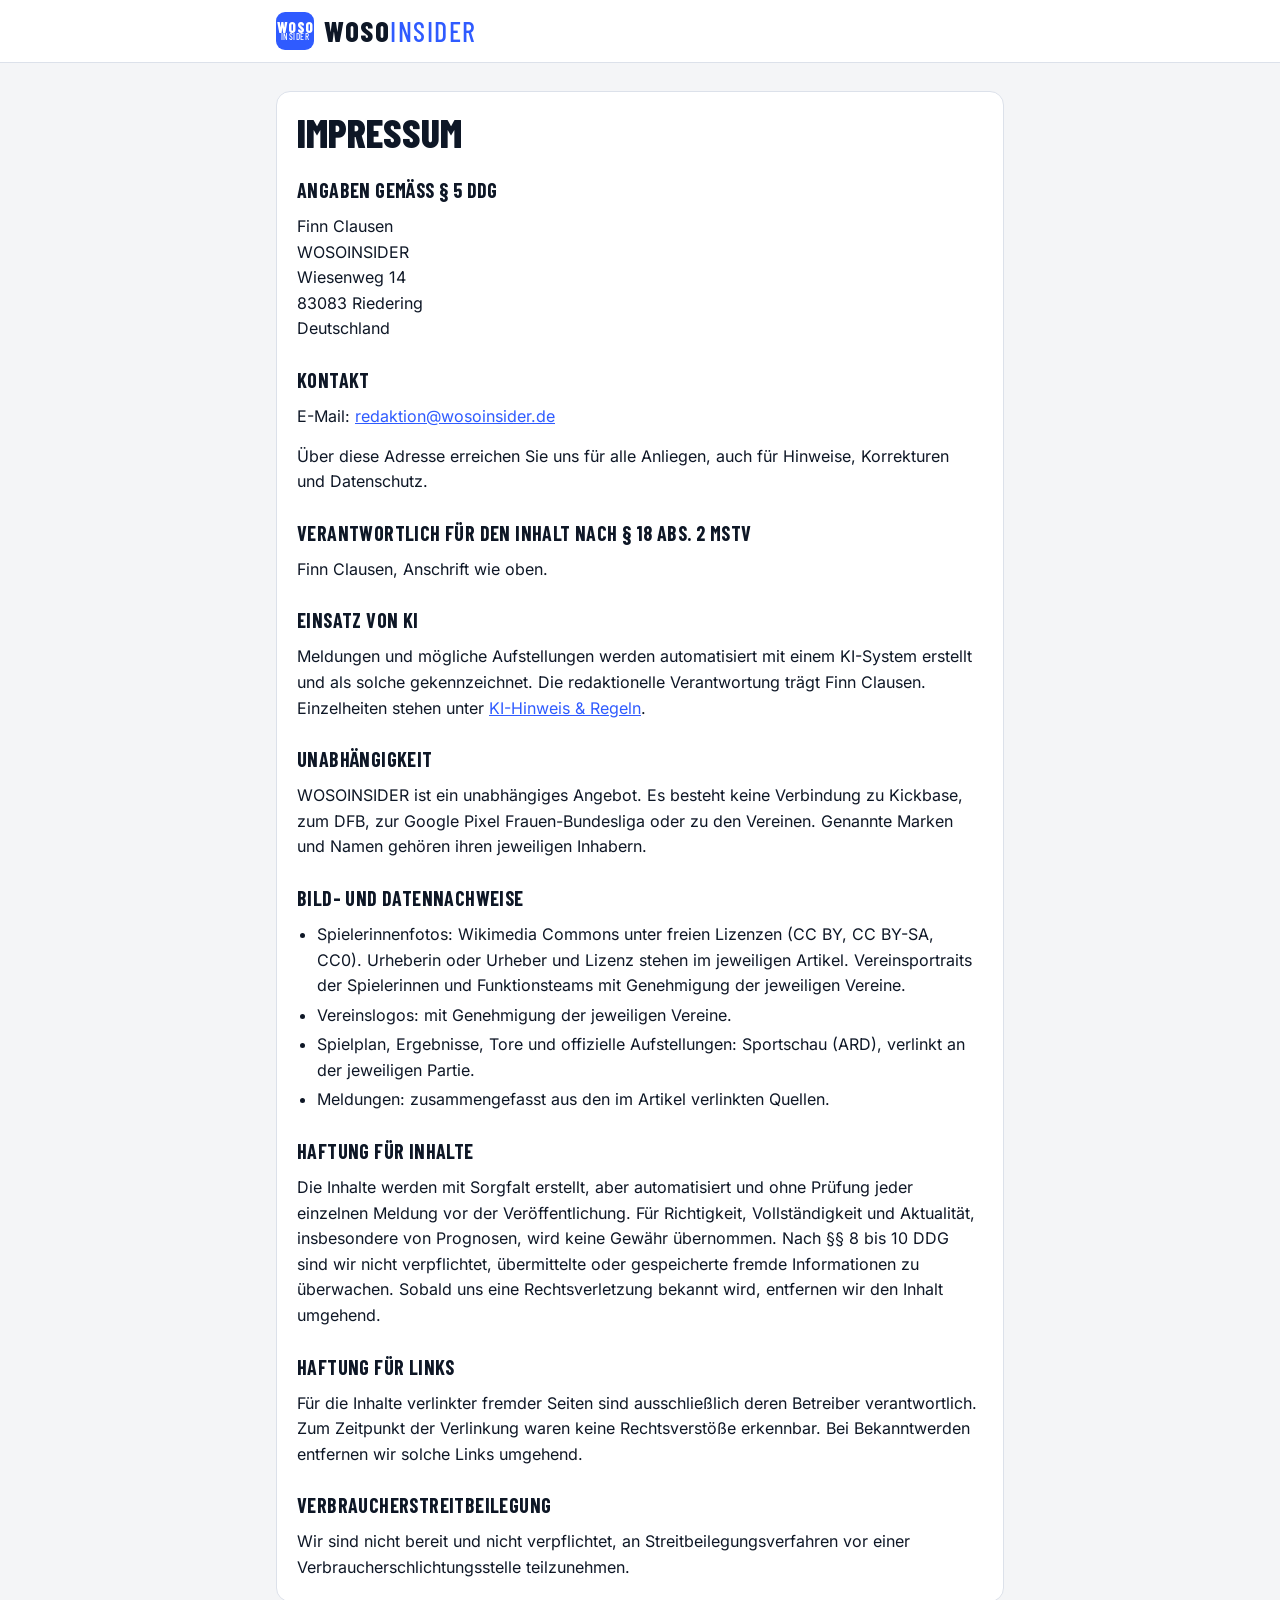
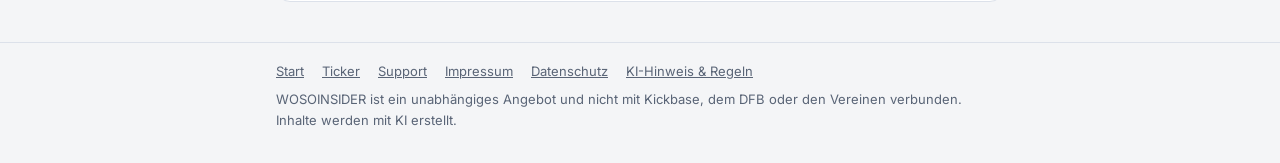
<file: impressum/index.html>
<!doctype html>
<html lang="de">
<head>
<meta charset="utf-8">
<meta name="viewport" content="width=device-width,initial-scale=1">
<title>Impressum · WOSOINSIDER</title>
<meta name="description" content="Impressum von WOSOINSIDER.">
<link rel="icon" href="/favicon.svg" type="image/svg+xml">
<link rel="apple-touch-icon" href="/apple-touch-icon.png">
<style>
@font-face{font-family:'Barlow Condensed';font-weight:500;font-display:swap;src:url(/fonts/barlow-condensed-500-latin-ext.woff2) format('woff2');unicode-range:U+0100-02BA,U+02BD-02C5,U+02C7-02CC,U+02CE-02D7,U+02DD-02FF,U+0304,U+0308,U+0329,U+1D00-1DBF,U+1E00-1E9F,U+1EF2-1EFF,U+2020,U+20A0-20AB,U+20AD-20C4,U+2113,U+2C60-2C7F,U+A720-A7FF}
@font-face{font-family:'Barlow Condensed';font-weight:500;font-display:swap;src:url(/fonts/barlow-condensed-500-latin.woff2) format('woff2');unicode-range:U+0000-00FF,U+0131,U+0152-0153,U+02BB-02BC,U+02C6,U+02DA,U+02DC,U+0304,U+0308,U+0329,U+2000-206F,U+20AC,U+2122,U+2191,U+2193,U+2212,U+2215,U+FEFF,U+FFFD}
@font-face{font-family:'Barlow Condensed';font-weight:700;font-display:swap;src:url(/fonts/barlow-condensed-latin-ext-2.woff2) format('woff2');unicode-range:U+0100-02BA,U+02BD-02C5,U+02C7-02CC,U+02CE-02D7,U+02DD-02FF,U+0304,U+0308,U+0329,U+1D00-1DBF,U+1E00-1E9F,U+1EF2-1EFF,U+2020,U+20A0-20AB,U+20AD-20C4,U+2113,U+2C60-2C7F,U+A720-A7FF}
@font-face{font-family:'Barlow Condensed';font-weight:700;font-display:swap;src:url(/fonts/barlow-condensed-latin-3.woff2) format('woff2');unicode-range:U+0000-00FF,U+0131,U+0152-0153,U+02BB-02BC,U+02C6,U+02DA,U+02DC,U+0304,U+0308,U+0329,U+2000-206F,U+20AC,U+2122,U+2191,U+2193,U+2212,U+2215,U+FEFF,U+FFFD}
@font-face{font-family:'Barlow Condensed';font-weight:800;font-display:swap;src:url(/fonts/barlow-condensed-latin-ext-4.woff2) format('woff2');unicode-range:U+0100-02BA,U+02BD-02C5,U+02C7-02CC,U+02CE-02D7,U+02DD-02FF,U+0304,U+0308,U+0329,U+1D00-1DBF,U+1E00-1E9F,U+1EF2-1EFF,U+2020,U+20A0-20AB,U+20AD-20C4,U+2113,U+2C60-2C7F,U+A720-A7FF}
@font-face{font-family:'Barlow Condensed';font-weight:800;font-display:swap;src:url(/fonts/barlow-condensed-latin-5.woff2) format('woff2');unicode-range:U+0000-00FF,U+0131,U+0152-0153,U+02BB-02BC,U+02C6,U+02DA,U+02DC,U+0304,U+0308,U+0329,U+2000-206F,U+20AC,U+2122,U+2191,U+2193,U+2212,U+2215,U+FEFF,U+FFFD}
@font-face{font-family:'Inter';font-weight:400 700;font-display:swap;src:url(/fonts/inter-latin-ext.woff2) format('woff2');unicode-range:U+0100-02BA,U+02BD-02C5,U+02C7-02CC,U+02CE-02D7,U+02DD-02FF,U+0304,U+0308,U+0329,U+1D00-1DBF,U+1E00-1E9F,U+1EF2-1EFF,U+2020,U+20A0-20AB,U+20AD-20C4,U+2113,U+2C60-2C7F,U+A720-A7FF}
@font-face{font-family:'Inter';font-weight:400 700;font-display:swap;src:url(/fonts/inter-latin.woff2) format('woff2');unicode-range:U+0000-00FF,U+0131,U+0152-0153,U+02BB-02BC,U+02C6,U+02DA,U+02DC,U+0304,U+0308,U+0329,U+2000-206F,U+20AC,U+2122,U+2191,U+2193,U+2212,U+2215,U+FEFF,U+FFFD}
:root{--bg:#F4F5F7;--card:#fff;--ink:#0E1726;--muted:#596476;--line:#DCE1EA;--soft:#EEF1F6;--accent:#2F5BFF;--brand:#2F5BFF;
--d:"Barlow Condensed","Arial Narrow",Arial,sans-serif;--b:"Inter",system-ui,-apple-system,"Segoe UI",sans-serif;color-scheme:light}
@media (prefers-color-scheme:dark){:root{--bg:#0E1726;--card:#16223A;--ink:#F4F5F7;--muted:#A9B4C6;--line:#2A3954;--soft:#1C2A45;--accent:#6E9BFF;color-scheme:dark}}
*{box-sizing:border-box}
body{margin:0;background:var(--bg);color:var(--ink);font:16px/1.6 var(--b)}
a{color:var(--accent)}
.wrap{max-width:760px;margin:0 auto;padding:0 16px}
header{background:var(--card);border-bottom:1px solid var(--line)}
header .wrap{display:flex;align-items:center;justify-content:space-between;gap:12px;padding-block:12px;flex-wrap:wrap}
.brand{display:flex;align-items:center;gap:10px;text-decoration:none;color:var(--ink);font-family:var(--d);text-transform:uppercase;line-height:.82}
.tile{width:38px;height:38px;border-radius:9px;background:var(--brand);color:#fff;display:flex;flex-direction:column;align-items:center;justify-content:center;flex:none}
.tile b{font-weight:800;font-size:15px;letter-spacing:.5px}.tile i{font-style:normal;font-weight:500;font-size:9px;letter-spacing:.5px}
.word{font-size:28px;letter-spacing:1.5px}.word b{font-weight:800}.word i{font-style:normal;font-weight:500;color:var(--accent)}
main.wrap{padding-block:28px 40px}
.hero{display:grid;gap:14px;padding:8px 0 20px}
.kicker{font:600 12px var(--b);letter-spacing:.1em;text-transform:uppercase;color:var(--muted)}
.hero h1{font-family:var(--d);font-weight:800;font-size:clamp(40px,9vw,64px);line-height:.95;margin:0;text-transform:uppercase;text-wrap:balance}
.hero h1 span{color:var(--accent)}
.lead{font-size:18px;max-width:58ch;margin:0}
.store{display:inline-flex;align-items:center;gap:10px;justify-self:start;background:var(--ink);color:var(--bg);border-radius:12px;padding:10px 16px;text-decoration:none;font-weight:600}
.store small{display:block;font-weight:400;font-size:12px;opacity:.75}
.store.soon{background:transparent;color:var(--ink);border:1.5px dashed var(--line)}
.cta{display:flex;flex-wrap:wrap;gap:10px;align-items:stretch}
.live{display:inline-grid;gap:2px;justify-self:start;background:var(--brand);color:#fff;text-decoration:none;font-weight:700;font-size:17px;padding:12px 18px;border-radius:14px}
.live small{font-weight:500;font-size:12.5px;opacity:.85}.live:hover{filter:brightness(1.08)}
.feat{display:grid;gap:12px;margin:8px 0 24px}
@media (min-width:640px){.feat{grid-template-columns:repeat(3,1fr)}}
a.card{text-decoration:none;color:inherit;grid-template-columns:110px 1fr;column-gap:14px;align-items:center;transition:border-color .15s,transform .15s}
a.card:hover{border-color:var(--accent);transform:translateY(-2px)}
.shot{grid-row:span 3;width:110px;aspect-ratio:2/3;border-radius:10px;overflow:hidden;background:#0E1726;border:1px solid var(--line)}
.shot img{display:block;width:100%;height:100%;object-fit:cover;object-position:top}
.more{font-size:14px;font-weight:600;color:var(--accent)}
@media (min-width:640px){a.card{grid-template-columns:1fr;align-items:start}.shot{grid-row:auto;width:100%;margin-bottom:6px}}
.card{background:var(--card);border:1px solid var(--line);border-radius:14px;padding:16px;display:grid;gap:6px;align-content:start}
.card h2{font-family:var(--d);font-weight:700;font-size:22px;text-transform:uppercase;letter-spacing:.02em;margin:0}
.card p{margin:0;font-size:15px;color:var(--muted)}
.note{font-size:14px;color:var(--muted);max-width:65ch}
.doc{background:var(--card);border:1px solid var(--line);border-radius:14px;padding:20px;display:grid;gap:14px}
.doc h1{font-family:var(--d);font-weight:800;font-size:40px;line-height:1;margin:0;text-transform:uppercase}
.doc h2{font-family:var(--d);font-weight:700;font-size:20px;letter-spacing:.02em;text-transform:uppercase;margin:8px 0 -6px}
.doc p,.doc ul{margin:0;max-width:68ch}.doc ul{padding-left:20px;display:grid;gap:4px}
.doc address{font-style:normal}
.mailbox{display:flex;flex-wrap:wrap;align-items:center;gap:10px 16px;background:var(--soft);border-radius:12px;padding:14px 16px}
.mailbox a{font-weight:600;font-size:18px;overflow-wrap:anywhere}
details{border-top:1px solid var(--line);padding:10px 0}details:last-of-type{border-bottom:1px solid var(--line)}
summary{cursor:pointer;font-weight:600}details p{margin:8px 0 0}
footer{border-top:1px solid var(--line);color:var(--muted);font-size:13px}
footer .wrap{display:grid;gap:8px;padding-block:18px 32px}
footer nav{display:flex;flex-wrap:wrap;gap:4px 18px}footer nav a{color:var(--muted)}
:focus-visible{outline:2px solid var(--accent);outline-offset:2px}
</style>
<script>
// Reichweitenmessung mit GoatCounter (ohne Cookies, ohne Skript von Dritten, ohne Gerätespeicher).
// Sendet nur Pfad, Titel, Referrer und Kampagnen-Parameter (z. B. ?utm_source=instagram) als Zählpixel.
// Zählt nur auf wosoinsider.de, nicht im Artifact, lokal oder in Vorschauen.
(function () {
  var GC = "https://wosoinsider.goatcounter.com/count";
  if (!/(^|\.)wosoinsider\.de$/.test(location.hostname)) { window.wiZaehl = function () {}; return; }
  // Eigene Aufrufe über ein Lesezeichen mit ?intern: werden getrennt unter intern/... gezählt.
  var INTERN = /[?&]intern(=|&|$)/.test(location.search);
  function z(p, t, ev) {
    if (INTERN) { p = "intern/" + String(p).replace(/^\//, ""); t = "[intern] " + (t || ""); ev = true; }
    var q = "p=" + encodeURIComponent(p);
    if (t) q += "&t=" + encodeURIComponent(t);
    if (ev) q += "&e=true";
    else {
      if (document.referrer) q += "&r=" + encodeURIComponent(document.referrer);
      if (location.search) q += "&q=" + encodeURIComponent(location.search);
    }
    q += "&rnd=" + Math.random().toString(36).slice(2);
    try { new Image().src = GC + "?" + q; } catch (e) {}
  }
  window.wiZaehl = z;
  function seite() { z(location.pathname, document.title, false); }
  document.readyState === "loading" ? document.addEventListener("DOMContentLoaded", seite) : seite();
})();
</script>
</head>
<body>
<header><div class="wrap"><a class="brand" href="/" aria-label="WOSOINSIDER Startseite"><span class="tile" aria-hidden="true"><b>WOSO</b><i>INSIDER</i></span><span class="word" aria-hidden="true"><b>WOSO</b><i>INSIDER</i></span></a></div></header>
<main class="wrap">
<article class="doc">
      <h1>Impressum</h1>
      <h2>Angaben gemäß § 5 DDG</h2>
      <address>Finn Clausen<br>WOSOINSIDER<br>Wiesenweg 14<br>83083 Riedering<br>Deutschland</address>
      <h2>Kontakt</h2>
      <p>E-Mail: <a href="mailto:redaktion@wosoinsider.de">redaktion@wosoinsider.de</a></p>
      <p>Über diese Adresse erreichen Sie uns für alle Anliegen, auch für Hinweise, Korrekturen und Datenschutz.</p>
      <h2>Verantwortlich für den Inhalt nach § 18 Abs. 2 MStV</h2>
      <p>Finn Clausen, Anschrift wie oben.</p>
      <h2>Einsatz von KI</h2>
      <p>Meldungen und mögliche Aufstellungen werden automatisiert mit einem KI-System erstellt und als solche gekennzeichnet. Die redaktionelle Verantwortung trägt Finn Clausen. Einzelheiten stehen unter <a href="/ki-hinweis/">KI-Hinweis &amp; Regeln</a>.</p>
      <h2>Unabhängigkeit</h2>
      <p>WOSOINSIDER ist ein unabhängiges Angebot. Es besteht keine Verbindung zu Kickbase, zum DFB, zur Google Pixel Frauen-Bundesliga oder zu den Vereinen. Genannte Marken und Namen gehören ihren jeweiligen Inhabern.</p>
      <h2>Bild- und Datennachweise</h2>
      <ul>
      <li>Spielerinnenfotos: Wikimedia Commons unter freien Lizenzen (CC BY, CC BY-SA, CC0). Urheberin oder Urheber und Lizenz stehen im jeweiligen Artikel. Vereinsportraits der Spielerinnen und Funktionsteams mit Genehmigung der jeweiligen Vereine.</li>
      <li>Vereinslogos: mit Genehmigung der jeweiligen Vereine.</li>
      <li>Spielplan, Ergebnisse, Tore und offizielle Aufstellungen: Sportschau (ARD), verlinkt an der jeweiligen Partie.</li>
      <li>Meldungen: zusammengefasst aus den im Artikel verlinkten Quellen.</li>
      </ul>
      <h2>Haftung für Inhalte</h2>
      <p>Die Inhalte werden mit Sorgfalt erstellt, aber automatisiert und ohne Prüfung jeder einzelnen Meldung vor der Veröffentlichung. Für Richtigkeit, Vollständigkeit und Aktualität, insbesondere von Prognosen, wird keine Gewähr übernommen. Nach §§ 8 bis 10 DDG sind wir nicht verpflichtet, übermittelte oder gespeicherte fremde Informationen zu überwachen. Sobald uns eine Rechtsverletzung bekannt wird, entfernen wir den Inhalt umgehend.</p>
      <h2>Haftung für Links</h2>
      <p>Für die Inhalte verlinkter fremder Seiten sind ausschließlich deren Betreiber verantwortlich. Zum Zeitpunkt der Verlinkung waren keine Rechtsverstöße erkennbar. Bei Bekanntwerden entfernen wir solche Links umgehend.</p>
      <h2>Verbraucherstreitbeilegung</h2>
      <p>Wir sind nicht bereit und nicht verpflichtet, an Streitbeilegungsverfahren vor einer Verbraucherschlichtungsstelle teilzunehmen.</p>
</article>
</main>
<footer><div class="wrap"><nav aria-label="Rechtliches"><a href="/">Start</a><a href="/ticker/">Ticker</a><a href="/support/">Support</a><a href="/impressum/">Impressum</a><a href="/datenschutz/">Datenschutz</a><a href="/ki-hinweis/">KI-Hinweis &amp; Regeln</a></nav>
<span>WOSOINSIDER ist ein unabhängiges Angebot und nicht mit Kickbase, dem DFB oder den Vereinen verbunden. Inhalte werden mit KI erstellt.</span></div></footer>
</body>
</html>
</file>
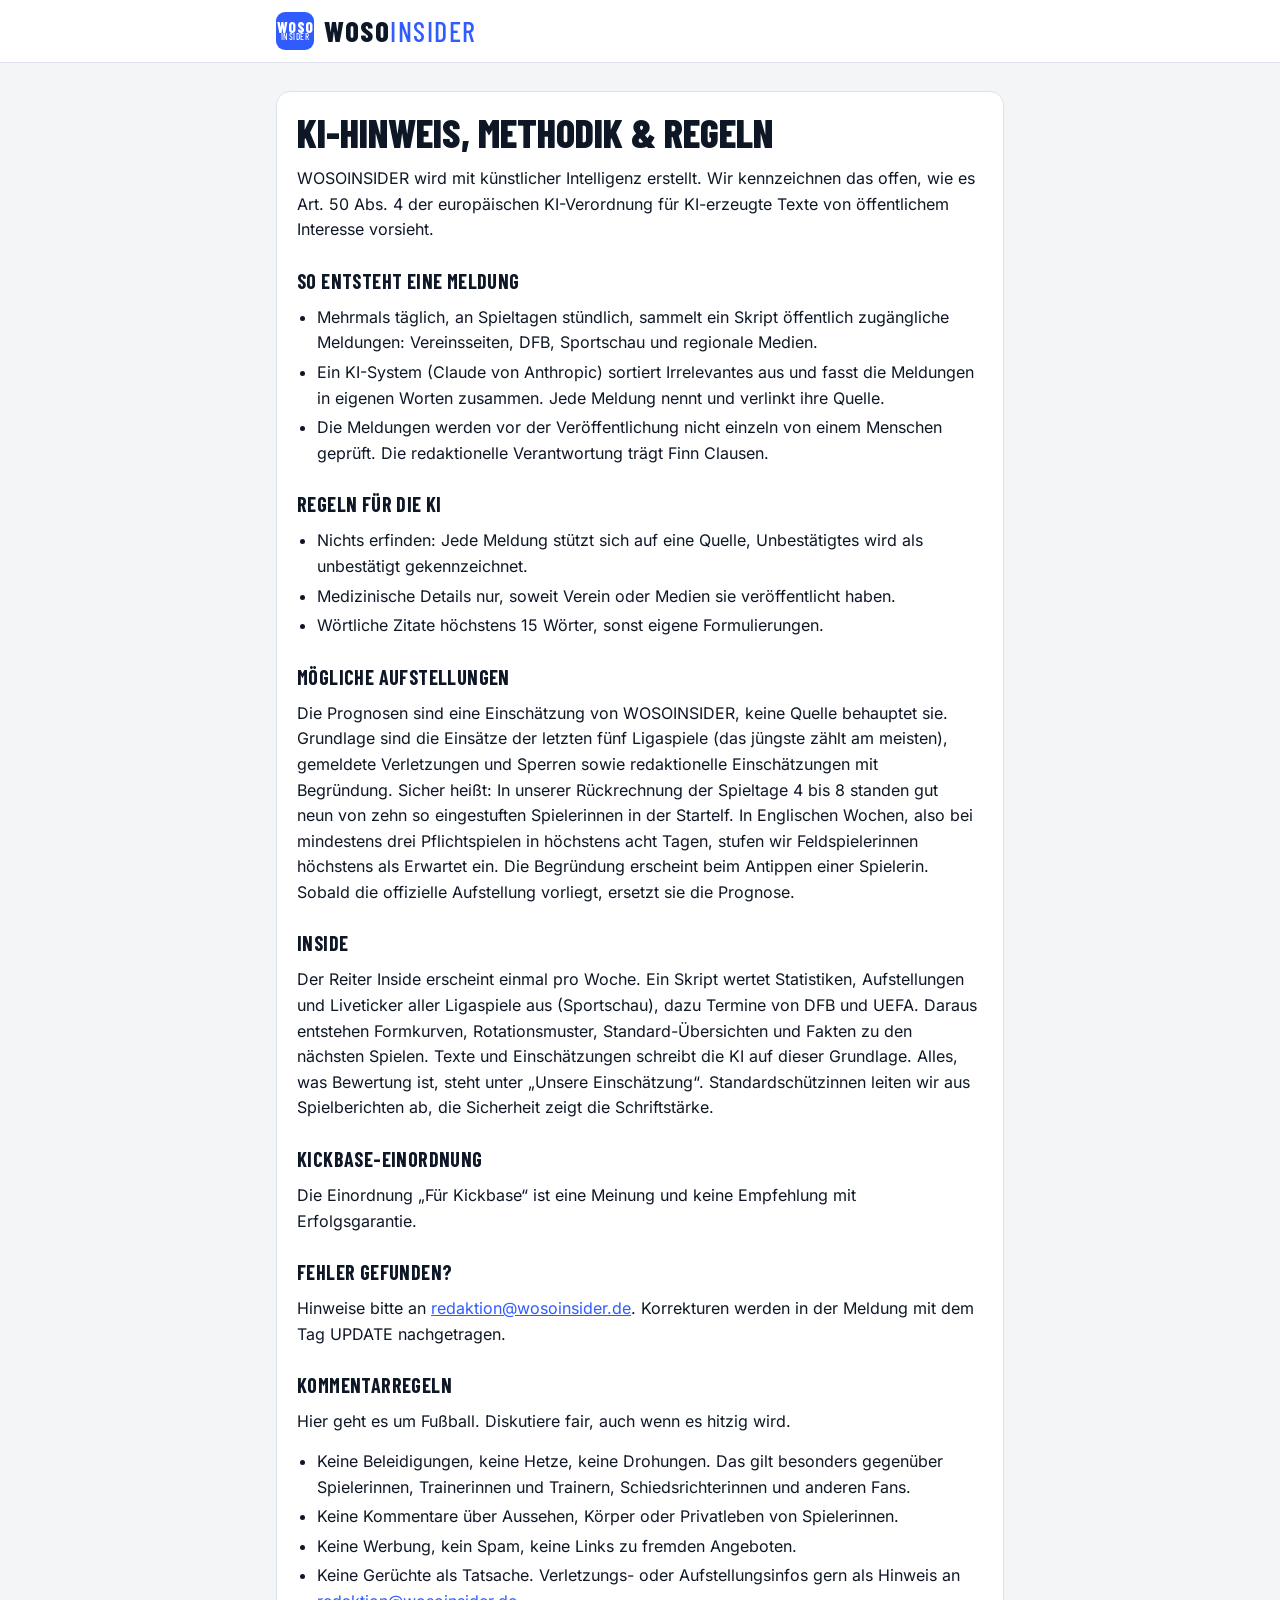
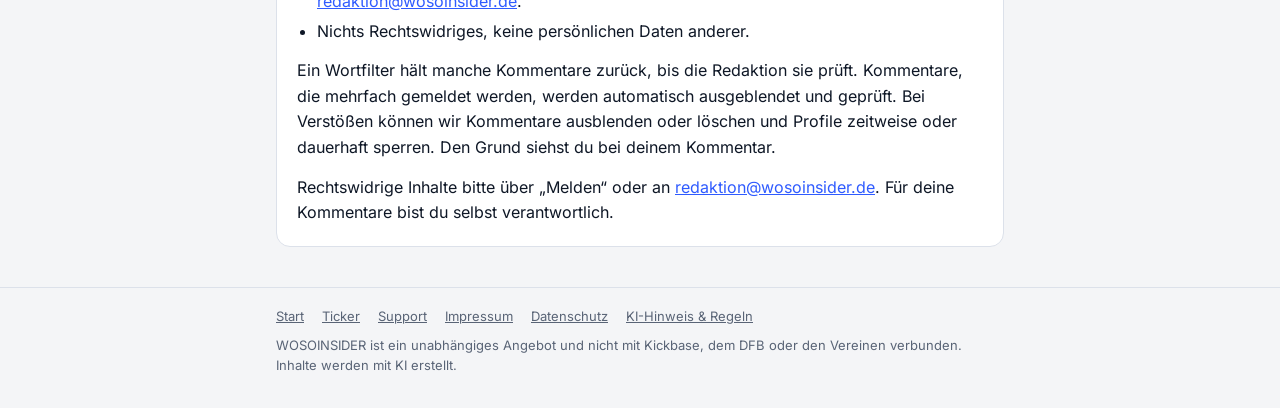
<file: ki-hinweis/index.html>
<!doctype html>
<html lang="de">
<head>
<meta charset="utf-8">
<meta name="viewport" content="width=device-width,initial-scale=1">
<title>KI-Hinweis, Methodik & Regeln · WOSOINSIDER</title>
<meta name="description" content="Wie WOSOINSIDER mit KI entsteht.">
<link rel="icon" href="/favicon.svg" type="image/svg+xml">
<link rel="apple-touch-icon" href="/apple-touch-icon.png">
<style>
@font-face{font-family:'Barlow Condensed';font-weight:500;font-display:swap;src:url(/fonts/barlow-condensed-500-latin-ext.woff2) format('woff2');unicode-range:U+0100-02BA,U+02BD-02C5,U+02C7-02CC,U+02CE-02D7,U+02DD-02FF,U+0304,U+0308,U+0329,U+1D00-1DBF,U+1E00-1E9F,U+1EF2-1EFF,U+2020,U+20A0-20AB,U+20AD-20C4,U+2113,U+2C60-2C7F,U+A720-A7FF}
@font-face{font-family:'Barlow Condensed';font-weight:500;font-display:swap;src:url(/fonts/barlow-condensed-500-latin.woff2) format('woff2');unicode-range:U+0000-00FF,U+0131,U+0152-0153,U+02BB-02BC,U+02C6,U+02DA,U+02DC,U+0304,U+0308,U+0329,U+2000-206F,U+20AC,U+2122,U+2191,U+2193,U+2212,U+2215,U+FEFF,U+FFFD}
@font-face{font-family:'Barlow Condensed';font-weight:700;font-display:swap;src:url(/fonts/barlow-condensed-latin-ext-2.woff2) format('woff2');unicode-range:U+0100-02BA,U+02BD-02C5,U+02C7-02CC,U+02CE-02D7,U+02DD-02FF,U+0304,U+0308,U+0329,U+1D00-1DBF,U+1E00-1E9F,U+1EF2-1EFF,U+2020,U+20A0-20AB,U+20AD-20C4,U+2113,U+2C60-2C7F,U+A720-A7FF}
@font-face{font-family:'Barlow Condensed';font-weight:700;font-display:swap;src:url(/fonts/barlow-condensed-latin-3.woff2) format('woff2');unicode-range:U+0000-00FF,U+0131,U+0152-0153,U+02BB-02BC,U+02C6,U+02DA,U+02DC,U+0304,U+0308,U+0329,U+2000-206F,U+20AC,U+2122,U+2191,U+2193,U+2212,U+2215,U+FEFF,U+FFFD}
@font-face{font-family:'Barlow Condensed';font-weight:800;font-display:swap;src:url(/fonts/barlow-condensed-latin-ext-4.woff2) format('woff2');unicode-range:U+0100-02BA,U+02BD-02C5,U+02C7-02CC,U+02CE-02D7,U+02DD-02FF,U+0304,U+0308,U+0329,U+1D00-1DBF,U+1E00-1E9F,U+1EF2-1EFF,U+2020,U+20A0-20AB,U+20AD-20C4,U+2113,U+2C60-2C7F,U+A720-A7FF}
@font-face{font-family:'Barlow Condensed';font-weight:800;font-display:swap;src:url(/fonts/barlow-condensed-latin-5.woff2) format('woff2');unicode-range:U+0000-00FF,U+0131,U+0152-0153,U+02BB-02BC,U+02C6,U+02DA,U+02DC,U+0304,U+0308,U+0329,U+2000-206F,U+20AC,U+2122,U+2191,U+2193,U+2212,U+2215,U+FEFF,U+FFFD}
@font-face{font-family:'Inter';font-weight:400 700;font-display:swap;src:url(/fonts/inter-latin-ext.woff2) format('woff2');unicode-range:U+0100-02BA,U+02BD-02C5,U+02C7-02CC,U+02CE-02D7,U+02DD-02FF,U+0304,U+0308,U+0329,U+1D00-1DBF,U+1E00-1E9F,U+1EF2-1EFF,U+2020,U+20A0-20AB,U+20AD-20C4,U+2113,U+2C60-2C7F,U+A720-A7FF}
@font-face{font-family:'Inter';font-weight:400 700;font-display:swap;src:url(/fonts/inter-latin.woff2) format('woff2');unicode-range:U+0000-00FF,U+0131,U+0152-0153,U+02BB-02BC,U+02C6,U+02DA,U+02DC,U+0304,U+0308,U+0329,U+2000-206F,U+20AC,U+2122,U+2191,U+2193,U+2212,U+2215,U+FEFF,U+FFFD}
:root{--bg:#F4F5F7;--card:#fff;--ink:#0E1726;--muted:#596476;--line:#DCE1EA;--soft:#EEF1F6;--accent:#2F5BFF;--brand:#2F5BFF;
--d:"Barlow Condensed","Arial Narrow",Arial,sans-serif;--b:"Inter",system-ui,-apple-system,"Segoe UI",sans-serif;color-scheme:light}
@media (prefers-color-scheme:dark){:root{--bg:#0E1726;--card:#16223A;--ink:#F4F5F7;--muted:#A9B4C6;--line:#2A3954;--soft:#1C2A45;--accent:#6E9BFF;color-scheme:dark}}
*{box-sizing:border-box}
body{margin:0;background:var(--bg);color:var(--ink);font:16px/1.6 var(--b)}
a{color:var(--accent)}
.wrap{max-width:760px;margin:0 auto;padding:0 16px}
header{background:var(--card);border-bottom:1px solid var(--line)}
header .wrap{display:flex;align-items:center;justify-content:space-between;gap:12px;padding-block:12px;flex-wrap:wrap}
.brand{display:flex;align-items:center;gap:10px;text-decoration:none;color:var(--ink);font-family:var(--d);text-transform:uppercase;line-height:.82}
.tile{width:38px;height:38px;border-radius:9px;background:var(--brand);color:#fff;display:flex;flex-direction:column;align-items:center;justify-content:center;flex:none}
.tile b{font-weight:800;font-size:15px;letter-spacing:.5px}.tile i{font-style:normal;font-weight:500;font-size:9px;letter-spacing:.5px}
.word{font-size:28px;letter-spacing:1.5px}.word b{font-weight:800}.word i{font-style:normal;font-weight:500;color:var(--accent)}
main.wrap{padding-block:28px 40px}
.hero{display:grid;gap:14px;padding:8px 0 20px}
.kicker{font:600 12px var(--b);letter-spacing:.1em;text-transform:uppercase;color:var(--muted)}
.hero h1{font-family:var(--d);font-weight:800;font-size:clamp(40px,9vw,64px);line-height:.95;margin:0;text-transform:uppercase;text-wrap:balance}
.hero h1 span{color:var(--accent)}
.lead{font-size:18px;max-width:58ch;margin:0}
.store{display:inline-flex;align-items:center;gap:10px;justify-self:start;background:var(--ink);color:var(--bg);border-radius:12px;padding:10px 16px;text-decoration:none;font-weight:600}
.store small{display:block;font-weight:400;font-size:12px;opacity:.75}
.store.soon{background:transparent;color:var(--ink);border:1.5px dashed var(--line)}
.cta{display:flex;flex-wrap:wrap;gap:10px;align-items:stretch}
.live{display:inline-grid;gap:2px;justify-self:start;background:var(--brand);color:#fff;text-decoration:none;font-weight:700;font-size:17px;padding:12px 18px;border-radius:14px}
.live small{font-weight:500;font-size:12.5px;opacity:.85}.live:hover{filter:brightness(1.08)}
.feat{display:grid;gap:12px;margin:8px 0 24px}
@media (min-width:640px){.feat{grid-template-columns:repeat(3,1fr)}}
a.card{text-decoration:none;color:inherit;grid-template-columns:110px 1fr;column-gap:14px;align-items:center;transition:border-color .15s,transform .15s}
a.card:hover{border-color:var(--accent);transform:translateY(-2px)}
.shot{grid-row:span 3;width:110px;aspect-ratio:2/3;border-radius:10px;overflow:hidden;background:#0E1726;border:1px solid var(--line)}
.shot img{display:block;width:100%;height:100%;object-fit:cover;object-position:top}
.more{font-size:14px;font-weight:600;color:var(--accent)}
@media (min-width:640px){a.card{grid-template-columns:1fr;align-items:start}.shot{grid-row:auto;width:100%;margin-bottom:6px}}
.card{background:var(--card);border:1px solid var(--line);border-radius:14px;padding:16px;display:grid;gap:6px;align-content:start}
.card h2{font-family:var(--d);font-weight:700;font-size:22px;text-transform:uppercase;letter-spacing:.02em;margin:0}
.card p{margin:0;font-size:15px;color:var(--muted)}
.note{font-size:14px;color:var(--muted);max-width:65ch}
.doc{background:var(--card);border:1px solid var(--line);border-radius:14px;padding:20px;display:grid;gap:14px}
.doc h1{font-family:var(--d);font-weight:800;font-size:40px;line-height:1;margin:0;text-transform:uppercase}
.doc h2{font-family:var(--d);font-weight:700;font-size:20px;letter-spacing:.02em;text-transform:uppercase;margin:8px 0 -6px}
.doc p,.doc ul{margin:0;max-width:68ch}.doc ul{padding-left:20px;display:grid;gap:4px}
.doc address{font-style:normal}
.mailbox{display:flex;flex-wrap:wrap;align-items:center;gap:10px 16px;background:var(--soft);border-radius:12px;padding:14px 16px}
.mailbox a{font-weight:600;font-size:18px;overflow-wrap:anywhere}
details{border-top:1px solid var(--line);padding:10px 0}details:last-of-type{border-bottom:1px solid var(--line)}
summary{cursor:pointer;font-weight:600}details p{margin:8px 0 0}
footer{border-top:1px solid var(--line);color:var(--muted);font-size:13px}
footer .wrap{display:grid;gap:8px;padding-block:18px 32px}
footer nav{display:flex;flex-wrap:wrap;gap:4px 18px}footer nav a{color:var(--muted)}
:focus-visible{outline:2px solid var(--accent);outline-offset:2px}
</style>
<script>
// Reichweitenmessung mit GoatCounter (ohne Cookies, ohne Skript von Dritten, ohne Gerätespeicher).
// Sendet nur Pfad, Titel, Referrer und Kampagnen-Parameter (z. B. ?utm_source=instagram) als Zählpixel.
// Zählt nur auf wosoinsider.de, nicht im Artifact, lokal oder in Vorschauen.
(function () {
  var GC = "https://wosoinsider.goatcounter.com/count";
  if (!/(^|\.)wosoinsider\.de$/.test(location.hostname)) { window.wiZaehl = function () {}; return; }
  // Eigene Aufrufe über ein Lesezeichen mit ?intern: werden getrennt unter intern/... gezählt.
  var INTERN = /[?&]intern(=|&|$)/.test(location.search);
  function z(p, t, ev) {
    if (INTERN) { p = "intern/" + String(p).replace(/^\//, ""); t = "[intern] " + (t || ""); ev = true; }
    var q = "p=" + encodeURIComponent(p);
    if (t) q += "&t=" + encodeURIComponent(t);
    if (ev) q += "&e=true";
    else {
      if (document.referrer) q += "&r=" + encodeURIComponent(document.referrer);
      if (location.search) q += "&q=" + encodeURIComponent(location.search);
    }
    q += "&rnd=" + Math.random().toString(36).slice(2);
    try { new Image().src = GC + "?" + q; } catch (e) {}
  }
  window.wiZaehl = z;
  function seite() { z(location.pathname, document.title, false); }
  document.readyState === "loading" ? document.addEventListener("DOMContentLoaded", seite) : seite();
})();
</script>
</head>
<body>
<header><div class="wrap"><a class="brand" href="/" aria-label="WOSOINSIDER Startseite"><span class="tile" aria-hidden="true"><b>WOSO</b><i>INSIDER</i></span><span class="word" aria-hidden="true"><b>WOSO</b><i>INSIDER</i></span></a></div></header>
<main class="wrap">
<article class="doc">
      <h1>KI-Hinweis, Methodik & Regeln</h1>
      <p>WOSOINSIDER wird mit künstlicher Intelligenz erstellt. Wir kennzeichnen das offen, wie es Art. 50 Abs. 4 der europäischen KI-Verordnung für KI-erzeugte Texte von öffentlichem Interesse vorsieht.</p>
      <h2>So entsteht eine Meldung</h2>
      <ul>
      <li>Mehrmals täglich, an Spieltagen stündlich, sammelt ein Skript öffentlich zugängliche Meldungen: Vereinsseiten, DFB, Sportschau und regionale Medien.</li>
      <li>Ein KI-System (Claude von Anthropic) sortiert Irrelevantes aus und fasst die Meldungen in eigenen Worten zusammen. Jede Meldung nennt und verlinkt ihre Quelle.</li>
      <li>Die Meldungen werden vor der Veröffentlichung nicht einzeln von einem Menschen geprüft. Die redaktionelle Verantwortung trägt Finn Clausen.</li>
      </ul>
      <h2>Regeln für die KI</h2>
      <ul>
      <li>Nichts erfinden: Jede Meldung stützt sich auf eine Quelle, Unbestätigtes wird als unbestätigt gekennzeichnet.</li>
      <li>Medizinische Details nur, soweit Verein oder Medien sie veröffentlicht haben.</li>
      <li>Wörtliche Zitate höchstens 15 Wörter, sonst eigene Formulierungen.</li>
      </ul>
      <h2>Mögliche Aufstellungen</h2>
      <p>Die Prognosen sind eine Einschätzung von WOSOINSIDER, keine Quelle behauptet sie. Grundlage sind die Einsätze der letzten fünf Ligaspiele (das jüngste zählt am meisten), gemeldete Verletzungen und Sperren sowie redaktionelle Einschätzungen mit Begründung. Sicher heißt: In unserer Rückrechnung der Spieltage 4 bis 8 standen gut neun von zehn so eingestuften Spielerinnen in der Startelf. In Englischen Wochen, also bei mindestens drei Pflichtspielen in höchstens acht Tagen, stufen wir Feldspielerinnen höchstens als Erwartet ein. Die Begründung erscheint beim Antippen einer Spielerin. Sobald die offizielle Aufstellung vorliegt, ersetzt sie die Prognose.</p>
      <h2>Inside</h2>
      <p>Der Reiter Inside erscheint einmal pro Woche. Ein Skript wertet Statistiken, Aufstellungen und Liveticker aller Ligaspiele aus (Sportschau), dazu Termine von DFB und UEFA. Daraus entstehen Formkurven, Rotationsmuster, Standard-Übersichten und Fakten zu den nächsten Spielen. Texte und Einschätzungen schreibt die KI auf dieser Grundlage. Alles, was Bewertung ist, steht unter „Unsere Einschätzung“. Standardschützinnen leiten wir aus Spielberichten ab, die Sicherheit zeigt die Schriftstärke.</p>
      <h2>Kickbase-Einordnung</h2>
      <p>Die Einordnung „Für Kickbase“ ist eine Meinung und keine Empfehlung mit Erfolgsgarantie.</p>
      <h2>Fehler gefunden?</h2>
      <p>Hinweise bitte an <a href="mailto:redaktion@wosoinsider.de">redaktion@wosoinsider.de</a>. Korrekturen werden in der Meldung mit dem Tag UPDATE nachgetragen.</p>
      <h2>Kommentarregeln</h2>
      <p>Hier geht es um Fußball. Diskutiere fair, auch wenn es hitzig wird.</p>
      <ul>
      <li>Keine Beleidigungen, keine Hetze, keine Drohungen. Das gilt besonders gegenüber Spielerinnen, Trainerinnen und Trainern, Schiedsrichterinnen und anderen Fans.</li>
      <li>Keine Kommentare über Aussehen, Körper oder Privatleben von Spielerinnen.</li>
      <li>Keine Werbung, kein Spam, keine Links zu fremden Angeboten.</li>
      <li>Keine Gerüchte als Tatsache. Verletzungs- oder Aufstellungsinfos gern als Hinweis an <a href="mailto:redaktion@wosoinsider.de">redaktion@wosoinsider.de</a>.</li>
      <li>Nichts Rechtswidriges, keine persönlichen Daten anderer.</li>
      </ul>
      <p>Ein Wortfilter hält manche Kommentare zurück, bis die Redaktion sie prüft. Kommentare, die mehrfach gemeldet werden, werden automatisch ausgeblendet und geprüft. Bei Verstößen können wir Kommentare ausblenden oder löschen und Profile zeitweise oder dauerhaft sperren. Den Grund siehst du bei deinem Kommentar.</p>
      <p>Rechtswidrige Inhalte bitte über „Melden“ oder an <a href="mailto:redaktion@wosoinsider.de">redaktion@wosoinsider.de</a>. Für deine Kommentare bist du selbst verantwortlich.</p>
</article>
</main>
<footer><div class="wrap"><nav aria-label="Rechtliches"><a href="/">Start</a><a href="/ticker/">Ticker</a><a href="/support/">Support</a><a href="/impressum/">Impressum</a><a href="/datenschutz/">Datenschutz</a><a href="/ki-hinweis/">KI-Hinweis &amp; Regeln</a></nav>
<span>WOSOINSIDER ist ein unabhängiges Angebot und nicht mit Kickbase, dem DFB oder den Vereinen verbunden. Inhalte werden mit KI erstellt.</span></div></footer>
</body>
</html>
</file>
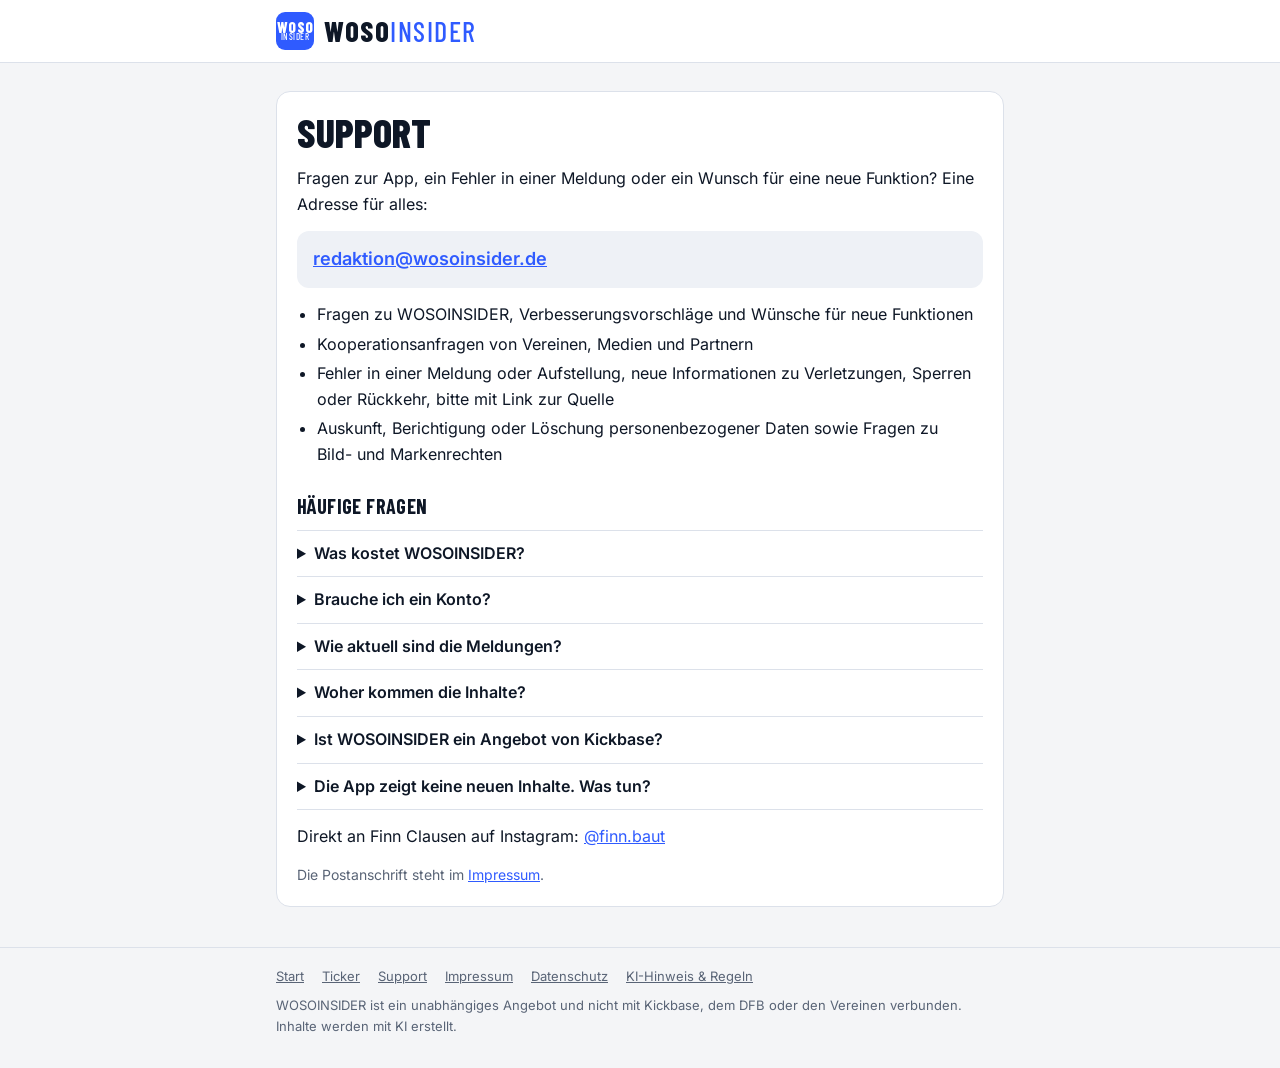
<file: kontakt/index.html>
<!doctype html>
<html lang="de">
<head>
<meta charset="utf-8">
<meta name="viewport" content="width=device-width,initial-scale=1">
<title>Kontakt · WOSOINSIDER</title>
<meta name="description" content="Kontakt zu WOSOINSIDER.">
<link rel="icon" href="/favicon.svg" type="image/svg+xml">
<link rel="apple-touch-icon" href="/apple-touch-icon.png">
<style>
@font-face{font-family:'Barlow Condensed';font-weight:500;font-display:swap;src:url(/fonts/barlow-condensed-500-latin-ext.woff2) format('woff2');unicode-range:U+0100-02BA,U+02BD-02C5,U+02C7-02CC,U+02CE-02D7,U+02DD-02FF,U+0304,U+0308,U+0329,U+1D00-1DBF,U+1E00-1E9F,U+1EF2-1EFF,U+2020,U+20A0-20AB,U+20AD-20C4,U+2113,U+2C60-2C7F,U+A720-A7FF}
@font-face{font-family:'Barlow Condensed';font-weight:500;font-display:swap;src:url(/fonts/barlow-condensed-500-latin.woff2) format('woff2');unicode-range:U+0000-00FF,U+0131,U+0152-0153,U+02BB-02BC,U+02C6,U+02DA,U+02DC,U+0304,U+0308,U+0329,U+2000-206F,U+20AC,U+2122,U+2191,U+2193,U+2212,U+2215,U+FEFF,U+FFFD}
@font-face{font-family:'Barlow Condensed';font-weight:700;font-display:swap;src:url(/fonts/barlow-condensed-latin-ext-2.woff2) format('woff2');unicode-range:U+0100-02BA,U+02BD-02C5,U+02C7-02CC,U+02CE-02D7,U+02DD-02FF,U+0304,U+0308,U+0329,U+1D00-1DBF,U+1E00-1E9F,U+1EF2-1EFF,U+2020,U+20A0-20AB,U+20AD-20C4,U+2113,U+2C60-2C7F,U+A720-A7FF}
@font-face{font-family:'Barlow Condensed';font-weight:700;font-display:swap;src:url(/fonts/barlow-condensed-latin-3.woff2) format('woff2');unicode-range:U+0000-00FF,U+0131,U+0152-0153,U+02BB-02BC,U+02C6,U+02DA,U+02DC,U+0304,U+0308,U+0329,U+2000-206F,U+20AC,U+2122,U+2191,U+2193,U+2212,U+2215,U+FEFF,U+FFFD}
@font-face{font-family:'Barlow Condensed';font-weight:800;font-display:swap;src:url(/fonts/barlow-condensed-latin-ext-4.woff2) format('woff2');unicode-range:U+0100-02BA,U+02BD-02C5,U+02C7-02CC,U+02CE-02D7,U+02DD-02FF,U+0304,U+0308,U+0329,U+1D00-1DBF,U+1E00-1E9F,U+1EF2-1EFF,U+2020,U+20A0-20AB,U+20AD-20C4,U+2113,U+2C60-2C7F,U+A720-A7FF}
@font-face{font-family:'Barlow Condensed';font-weight:800;font-display:swap;src:url(/fonts/barlow-condensed-latin-5.woff2) format('woff2');unicode-range:U+0000-00FF,U+0131,U+0152-0153,U+02BB-02BC,U+02C6,U+02DA,U+02DC,U+0304,U+0308,U+0329,U+2000-206F,U+20AC,U+2122,U+2191,U+2193,U+2212,U+2215,U+FEFF,U+FFFD}
@font-face{font-family:'Inter';font-weight:400 700;font-display:swap;src:url(/fonts/inter-latin-ext.woff2) format('woff2');unicode-range:U+0100-02BA,U+02BD-02C5,U+02C7-02CC,U+02CE-02D7,U+02DD-02FF,U+0304,U+0308,U+0329,U+1D00-1DBF,U+1E00-1E9F,U+1EF2-1EFF,U+2020,U+20A0-20AB,U+20AD-20C4,U+2113,U+2C60-2C7F,U+A720-A7FF}
@font-face{font-family:'Inter';font-weight:400 700;font-display:swap;src:url(/fonts/inter-latin.woff2) format('woff2');unicode-range:U+0000-00FF,U+0131,U+0152-0153,U+02BB-02BC,U+02C6,U+02DA,U+02DC,U+0304,U+0308,U+0329,U+2000-206F,U+20AC,U+2122,U+2191,U+2193,U+2212,U+2215,U+FEFF,U+FFFD}
:root{--bg:#F4F5F7;--card:#fff;--ink:#0E1726;--muted:#596476;--line:#DCE1EA;--soft:#EEF1F6;--accent:#2F5BFF;--brand:#2F5BFF;
--d:"Barlow Condensed","Arial Narrow",Arial,sans-serif;--b:"Inter",system-ui,-apple-system,"Segoe UI",sans-serif;color-scheme:light}
@media (prefers-color-scheme:dark){:root{--bg:#0E1726;--card:#16223A;--ink:#F4F5F7;--muted:#A9B4C6;--line:#2A3954;--soft:#1C2A45;--accent:#6E9BFF;color-scheme:dark}}
*{box-sizing:border-box}
body{margin:0;background:var(--bg);color:var(--ink);font:16px/1.6 var(--b)}
a{color:var(--accent)}
.wrap{max-width:760px;margin:0 auto;padding:0 16px}
header{background:var(--card);border-bottom:1px solid var(--line)}
header .wrap{display:flex;align-items:center;justify-content:space-between;gap:12px;padding-block:12px;flex-wrap:wrap}
.brand{display:flex;align-items:center;gap:10px;text-decoration:none;color:var(--ink);font-family:var(--d);text-transform:uppercase;line-height:.82}
.tile{width:38px;height:38px;border-radius:9px;background:var(--brand);color:#fff;display:flex;flex-direction:column;align-items:center;justify-content:center;flex:none}
.tile b{font-weight:800;font-size:15px;letter-spacing:.5px}.tile i{font-style:normal;font-weight:500;font-size:9px;letter-spacing:.5px}
.word{font-size:28px;letter-spacing:1.5px}.word b{font-weight:800}.word i{font-style:normal;font-weight:500;color:var(--accent)}
main.wrap{padding-block:28px 40px}
.hero{display:grid;gap:14px;padding:8px 0 20px}
.kicker{font:600 12px var(--b);letter-spacing:.1em;text-transform:uppercase;color:var(--muted)}
.hero h1{font-family:var(--d);font-weight:800;font-size:clamp(40px,9vw,64px);line-height:.95;margin:0;text-transform:uppercase;text-wrap:balance}
.hero h1 span{color:var(--accent)}
.lead{font-size:18px;max-width:58ch;margin:0}
.store{display:inline-flex;align-items:center;gap:10px;justify-self:start;background:var(--ink);color:var(--bg);border-radius:12px;padding:10px 16px;text-decoration:none;font-weight:600}
.store small{display:block;font-weight:400;font-size:12px;opacity:.75}
.store.soon{background:transparent;color:var(--ink);border:1.5px dashed var(--line)}
.cta{display:flex;flex-wrap:wrap;gap:10px;align-items:stretch}
.live{display:inline-grid;gap:2px;justify-self:start;background:var(--brand);color:#fff;text-decoration:none;font-weight:700;font-size:17px;padding:12px 18px;border-radius:14px}
.live small{font-weight:500;font-size:12.5px;opacity:.85}.live:hover{filter:brightness(1.08)}
.feat{display:grid;gap:12px;margin:8px 0 24px}
@media (min-width:640px){.feat{grid-template-columns:repeat(3,1fr)}}
a.card{text-decoration:none;color:inherit;grid-template-columns:110px 1fr;column-gap:14px;align-items:center;transition:border-color .15s,transform .15s}
a.card:hover{border-color:var(--accent);transform:translateY(-2px)}
.shot{grid-row:span 3;width:110px;aspect-ratio:2/3;border-radius:10px;overflow:hidden;background:#0E1726;border:1px solid var(--line)}
.shot img{display:block;width:100%;height:100%;object-fit:cover;object-position:top}
.more{font-size:14px;font-weight:600;color:var(--accent)}
@media (min-width:640px){a.card{grid-template-columns:1fr;align-items:start}.shot{grid-row:auto;width:100%;margin-bottom:6px}}
.card{background:var(--card);border:1px solid var(--line);border-radius:14px;padding:16px;display:grid;gap:6px;align-content:start}
.card h2{font-family:var(--d);font-weight:700;font-size:22px;text-transform:uppercase;letter-spacing:.02em;margin:0}
.card p{margin:0;font-size:15px;color:var(--muted)}
.note{font-size:14px;color:var(--muted);max-width:65ch}
.doc{background:var(--card);border:1px solid var(--line);border-radius:14px;padding:20px;display:grid;gap:14px}
.doc h1{font-family:var(--d);font-weight:800;font-size:40px;line-height:1;margin:0;text-transform:uppercase}
.doc h2{font-family:var(--d);font-weight:700;font-size:20px;letter-spacing:.02em;text-transform:uppercase;margin:8px 0 -6px}
.doc p,.doc ul{margin:0;max-width:68ch}.doc ul{padding-left:20px;display:grid;gap:4px}
.doc address{font-style:normal}
.mailbox{display:flex;flex-wrap:wrap;align-items:center;gap:10px 16px;background:var(--soft);border-radius:12px;padding:14px 16px}
.mailbox a{font-weight:600;font-size:18px;overflow-wrap:anywhere}
details{border-top:1px solid var(--line);padding:10px 0}details:last-of-type{border-bottom:1px solid var(--line)}
summary{cursor:pointer;font-weight:600}details p{margin:8px 0 0}
footer{border-top:1px solid var(--line);color:var(--muted);font-size:13px}
footer .wrap{display:grid;gap:8px;padding-block:18px 32px}
footer nav{display:flex;flex-wrap:wrap;gap:4px 18px}footer nav a{color:var(--muted)}
:focus-visible{outline:2px solid var(--accent);outline-offset:2px}
</style>
<script>
// Reichweitenmessung mit GoatCounter (ohne Cookies, ohne Skript von Dritten, ohne Gerätespeicher).
// Sendet nur Pfad, Titel, Referrer und Kampagnen-Parameter (z. B. ?utm_source=instagram) als Zählpixel.
// Zählt nur auf wosoinsider.de, nicht im Artifact, lokal oder in Vorschauen.
(function () {
  var GC = "https://wosoinsider.goatcounter.com/count";
  if (!/(^|\.)wosoinsider\.de$/.test(location.hostname)) { window.wiZaehl = function () {}; return; }
  // Eigene Aufrufe über ein Lesezeichen mit ?intern: werden getrennt unter intern/... gezählt.
  var INTERN = /[?&]intern(=|&|$)/.test(location.search);
  function z(p, t, ev) {
    if (INTERN) { p = "intern/" + String(p).replace(/^\//, ""); t = "[intern] " + (t || ""); ev = true; }
    var q = "p=" + encodeURIComponent(p);
    if (t) q += "&t=" + encodeURIComponent(t);
    if (ev) q += "&e=true";
    else {
      if (document.referrer) q += "&r=" + encodeURIComponent(document.referrer);
      if (location.search) q += "&q=" + encodeURIComponent(location.search);
    }
    q += "&rnd=" + Math.random().toString(36).slice(2);
    try { new Image().src = GC + "?" + q; } catch (e) {}
  }
  window.wiZaehl = z;
  function seite() { z(location.pathname, document.title, false); }
  document.readyState === "loading" ? document.addEventListener("DOMContentLoaded", seite) : seite();
})();
</script>
</head>
<body>
<header><div class="wrap"><a class="brand" href="/" aria-label="WOSOINSIDER Startseite"><span class="tile" aria-hidden="true"><b>WOSO</b><i>INSIDER</i></span><span class="word" aria-hidden="true"><b>WOSO</b><i>INSIDER</i></span></a></div></header>
<main class="wrap">
<article class="doc">
  <h1>Support</h1>
  <p>Fragen zur App, ein Fehler in einer Meldung oder ein Wunsch für eine neue Funktion? Eine Adresse für alles:</p>
  <div class="mailbox"><a href="mailto:redaktion@wosoinsider.de">redaktion@wosoinsider.de</a></div>
  <ul>
    <li>Fragen zu WOSOINSIDER, Verbesserungsvorschläge und Wünsche für neue Funktionen</li>
    <li>Kooperationsanfragen von Vereinen, Medien und Partnern</li>
    <li>Fehler in einer Meldung oder Aufstellung, neue Informationen zu Verletzungen, Sperren oder Rückkehr, bitte mit Link zur Quelle</li>
    <li>Auskunft, Berichtigung oder Löschung personenbezogener Daten sowie Fragen zu Bild- und Markenrechten</li>
  </ul>
  <h2>Häufige Fragen</h2>
  <div><details><summary>Was kostet WOSOINSIDER?</summary><p>Nichts. Die App ist kostenlos, ohne Werbung und ohne Abo.</p></details><details><summary>Brauche ich ein Konto?</summary><p>Nein. Die App funktioniert ohne Anmeldung. Ihre Vereinsauswahl bleibt nur auf Ihrem Gerät.</p></details><details><summary>Wie aktuell sind die Meldungen?</summary><p>Neue Meldungen kommen mehrmals täglich, an Spieltagen stündlich. Offizielle Aufstellungen erscheinen etwa 60 Minuten vor Anpfiff.</p></details><details><summary>Woher kommen die Inhalte?</summary><p>Aus öffentlich zugänglichen Quellen wie Vereinsseiten, DFB, Sportschau und regionalen Medien. Ein KI-System fasst sie zusammen, jede Meldung verlinkt ihre Quelle. Mehr dazu unter <a href="/ki-hinweis/">KI-Hinweis &amp; Regeln</a>.</p></details><details><summary>Ist WOSOINSIDER ein Angebot von Kickbase?</summary><p>Nein. WOSOINSIDER ist unabhängig und nicht mit Kickbase, dem DFB oder den Vereinen verbunden.</p></details><details><summary>Die App zeigt keine neuen Inhalte. Was tun?</summary><p>Prüfen Sie die Internetverbindung und öffnen Sie die App neu. Hilft das nicht, schreiben Sie uns mit Gerät und iOS-Version.</p></details></div>
  <p>Direkt an Finn Clausen auf Instagram: <a href="https://www.instagram.com/finn.baut/" rel="noopener">@finn.baut</a></p>
  <p class="note">Die Postanschrift steht im <a href="/impressum/">Impressum</a>.</p>
</article>
</main>
<footer><div class="wrap"><nav aria-label="Rechtliches"><a href="/">Start</a><a href="/ticker/">Ticker</a><a href="/support/">Support</a><a href="/impressum/">Impressum</a><a href="/datenschutz/">Datenschutz</a><a href="/ki-hinweis/">KI-Hinweis &amp; Regeln</a></nav>
<span>WOSOINSIDER ist ein unabhängiges Angebot und nicht mit Kickbase, dem DFB oder den Vereinen verbunden. Inhalte werden mit KI erstellt.</span></div></footer>
</body>
</html>
</file>
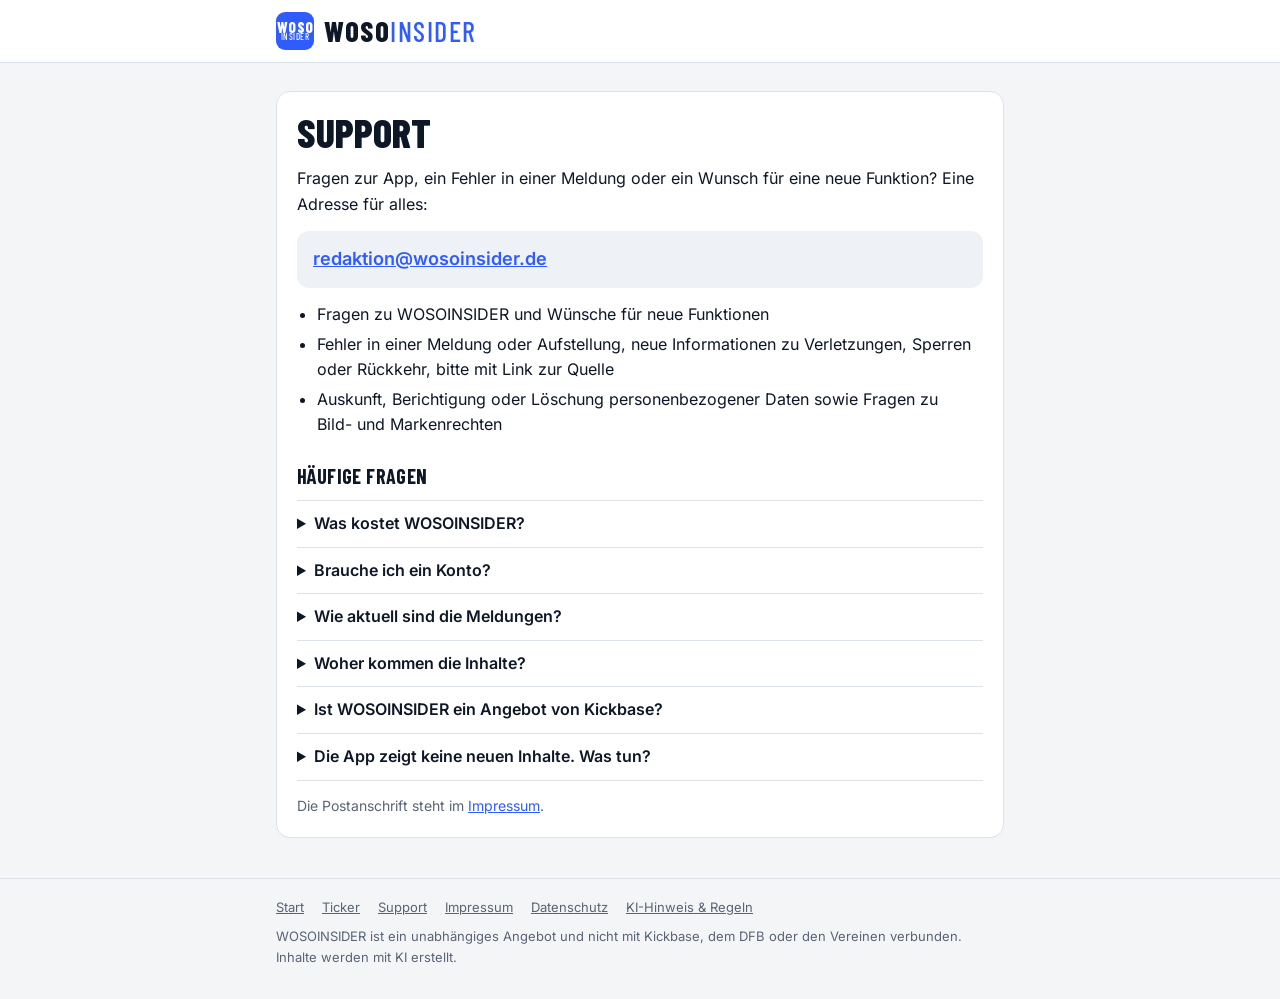
<file: support/index.html>
<!doctype html>
<html lang="de">
<head>
<meta charset="utf-8">
<meta name="viewport" content="width=device-width,initial-scale=1">
<title>Support · WOSOINSIDER</title>
<meta name="description" content="Kontakt und Hilfe zur App WOSOINSIDER.">
<link rel="icon" href="/favicon.svg" type="image/svg+xml">
<link rel="apple-touch-icon" href="/apple-touch-icon.png">
<style>
@font-face{font-family:'Barlow Condensed';font-weight:500;font-display:swap;src:url(/fonts/barlow-condensed-500-latin-ext.woff2) format('woff2');unicode-range:U+0100-02BA,U+02BD-02C5,U+02C7-02CC,U+02CE-02D7,U+02DD-02FF,U+0304,U+0308,U+0329,U+1D00-1DBF,U+1E00-1E9F,U+1EF2-1EFF,U+2020,U+20A0-20AB,U+20AD-20C4,U+2113,U+2C60-2C7F,U+A720-A7FF}
@font-face{font-family:'Barlow Condensed';font-weight:500;font-display:swap;src:url(/fonts/barlow-condensed-500-latin.woff2) format('woff2');unicode-range:U+0000-00FF,U+0131,U+0152-0153,U+02BB-02BC,U+02C6,U+02DA,U+02DC,U+0304,U+0308,U+0329,U+2000-206F,U+20AC,U+2122,U+2191,U+2193,U+2212,U+2215,U+FEFF,U+FFFD}
@font-face{font-family:'Barlow Condensed';font-weight:700;font-display:swap;src:url(/fonts/barlow-condensed-latin-ext-2.woff2) format('woff2');unicode-range:U+0100-02BA,U+02BD-02C5,U+02C7-02CC,U+02CE-02D7,U+02DD-02FF,U+0304,U+0308,U+0329,U+1D00-1DBF,U+1E00-1E9F,U+1EF2-1EFF,U+2020,U+20A0-20AB,U+20AD-20C4,U+2113,U+2C60-2C7F,U+A720-A7FF}
@font-face{font-family:'Barlow Condensed';font-weight:700;font-display:swap;src:url(/fonts/barlow-condensed-latin-3.woff2) format('woff2');unicode-range:U+0000-00FF,U+0131,U+0152-0153,U+02BB-02BC,U+02C6,U+02DA,U+02DC,U+0304,U+0308,U+0329,U+2000-206F,U+20AC,U+2122,U+2191,U+2193,U+2212,U+2215,U+FEFF,U+FFFD}
@font-face{font-family:'Barlow Condensed';font-weight:800;font-display:swap;src:url(/fonts/barlow-condensed-latin-ext-4.woff2) format('woff2');unicode-range:U+0100-02BA,U+02BD-02C5,U+02C7-02CC,U+02CE-02D7,U+02DD-02FF,U+0304,U+0308,U+0329,U+1D00-1DBF,U+1E00-1E9F,U+1EF2-1EFF,U+2020,U+20A0-20AB,U+20AD-20C4,U+2113,U+2C60-2C7F,U+A720-A7FF}
@font-face{font-family:'Barlow Condensed';font-weight:800;font-display:swap;src:url(/fonts/barlow-condensed-latin-5.woff2) format('woff2');unicode-range:U+0000-00FF,U+0131,U+0152-0153,U+02BB-02BC,U+02C6,U+02DA,U+02DC,U+0304,U+0308,U+0329,U+2000-206F,U+20AC,U+2122,U+2191,U+2193,U+2212,U+2215,U+FEFF,U+FFFD}
@font-face{font-family:'Inter';font-weight:400 700;font-display:swap;src:url(/fonts/inter-latin-ext.woff2) format('woff2');unicode-range:U+0100-02BA,U+02BD-02C5,U+02C7-02CC,U+02CE-02D7,U+02DD-02FF,U+0304,U+0308,U+0329,U+1D00-1DBF,U+1E00-1E9F,U+1EF2-1EFF,U+2020,U+20A0-20AB,U+20AD-20C4,U+2113,U+2C60-2C7F,U+A720-A7FF}
@font-face{font-family:'Inter';font-weight:400 700;font-display:swap;src:url(/fonts/inter-latin.woff2) format('woff2');unicode-range:U+0000-00FF,U+0131,U+0152-0153,U+02BB-02BC,U+02C6,U+02DA,U+02DC,U+0304,U+0308,U+0329,U+2000-206F,U+20AC,U+2122,U+2191,U+2193,U+2212,U+2215,U+FEFF,U+FFFD}
:root{--bg:#F4F5F7;--card:#fff;--ink:#0E1726;--muted:#596476;--line:#DCE1EA;--soft:#EEF1F6;--accent:#2F5BFF;--brand:#2F5BFF;
--d:"Barlow Condensed","Arial Narrow",Arial,sans-serif;--b:"Inter",system-ui,-apple-system,"Segoe UI",sans-serif;color-scheme:light}
@media (prefers-color-scheme:dark){:root{--bg:#0E1726;--card:#16223A;--ink:#F4F5F7;--muted:#A9B4C6;--line:#2A3954;--soft:#1C2A45;--accent:#6E9BFF;color-scheme:dark}}
*{box-sizing:border-box}
body{margin:0;background:var(--bg);color:var(--ink);font:16px/1.6 var(--b)}
a{color:var(--accent)}
.wrap{max-width:760px;margin:0 auto;padding:0 16px}
header{background:var(--card);border-bottom:1px solid var(--line)}
header .wrap{display:flex;align-items:center;justify-content:space-between;gap:12px;padding-block:12px;flex-wrap:wrap}
.brand{display:flex;align-items:center;gap:10px;text-decoration:none;color:var(--ink);font-family:var(--d);text-transform:uppercase;line-height:.82}
.tile{width:38px;height:38px;border-radius:9px;background:var(--brand);color:#fff;display:flex;flex-direction:column;align-items:center;justify-content:center;flex:none}
.tile b{font-weight:800;font-size:15px;letter-spacing:.5px}.tile i{font-style:normal;font-weight:500;font-size:9px;letter-spacing:.5px}
.word{font-size:28px;letter-spacing:1.5px}.word b{font-weight:800}.word i{font-style:normal;font-weight:500;color:var(--accent)}
main.wrap{padding-block:28px 40px}
.hero{display:grid;gap:14px;padding:8px 0 20px}
.kicker{font:600 12px var(--b);letter-spacing:.1em;text-transform:uppercase;color:var(--muted)}
.hero h1{font-family:var(--d);font-weight:800;font-size:clamp(40px,9vw,64px);line-height:.95;margin:0;text-transform:uppercase;text-wrap:balance}
.hero h1 span{color:var(--accent)}
.lead{font-size:18px;max-width:58ch;margin:0}
.store{display:inline-flex;align-items:center;gap:10px;justify-self:start;background:var(--ink);color:var(--bg);border-radius:12px;padding:10px 16px;text-decoration:none;font-weight:600}
.store small{display:block;font-weight:400;font-size:12px;opacity:.75}
.store.soon{background:transparent;color:var(--ink);border:1.5px dashed var(--line)}
.cta{display:flex;flex-wrap:wrap;gap:10px;align-items:stretch}
.live{display:inline-grid;gap:2px;justify-self:start;background:var(--brand);color:#fff;text-decoration:none;font-weight:700;font-size:17px;padding:12px 18px;border-radius:14px}
.live small{font-weight:500;font-size:12.5px;opacity:.85}.live:hover{filter:brightness(1.08)}
.feat{display:grid;gap:12px;margin:8px 0 24px}
@media (min-width:640px){.feat{grid-template-columns:repeat(3,1fr)}}
a.card{text-decoration:none;color:inherit;grid-template-columns:110px 1fr;column-gap:14px;align-items:center;transition:border-color .15s,transform .15s}
a.card:hover{border-color:var(--accent);transform:translateY(-2px)}
.shot{grid-row:span 3;width:110px;aspect-ratio:2/3;border-radius:10px;overflow:hidden;background:#0E1726;border:1px solid var(--line)}
.shot img{display:block;width:100%;height:100%;object-fit:cover;object-position:top}
.more{font-size:14px;font-weight:600;color:var(--accent)}
@media (min-width:640px){a.card{grid-template-columns:1fr;align-items:start}.shot{grid-row:auto;width:100%;margin-bottom:6px}}
.card{background:var(--card);border:1px solid var(--line);border-radius:14px;padding:16px;display:grid;gap:6px;align-content:start}
.card h2{font-family:var(--d);font-weight:700;font-size:22px;text-transform:uppercase;letter-spacing:.02em;margin:0}
.card p{margin:0;font-size:15px;color:var(--muted)}
.note{font-size:14px;color:var(--muted);max-width:65ch}
.doc{background:var(--card);border:1px solid var(--line);border-radius:14px;padding:20px;display:grid;gap:14px}
.doc h1{font-family:var(--d);font-weight:800;font-size:40px;line-height:1;margin:0;text-transform:uppercase}
.doc h2{font-family:var(--d);font-weight:700;font-size:20px;letter-spacing:.02em;text-transform:uppercase;margin:8px 0 -6px}
.doc p,.doc ul{margin:0;max-width:68ch}.doc ul{padding-left:20px;display:grid;gap:4px}
.doc address{font-style:normal}
.mailbox{display:flex;flex-wrap:wrap;align-items:center;gap:10px 16px;background:var(--soft);border-radius:12px;padding:14px 16px}
.mailbox a{font-weight:600;font-size:18px;overflow-wrap:anywhere}
details{border-top:1px solid var(--line);padding:10px 0}details:last-of-type{border-bottom:1px solid var(--line)}
summary{cursor:pointer;font-weight:600}details p{margin:8px 0 0}
footer{border-top:1px solid var(--line);color:var(--muted);font-size:13px}
footer .wrap{display:grid;gap:8px;padding-block:18px 32px}
footer nav{display:flex;flex-wrap:wrap;gap:4px 18px}footer nav a{color:var(--muted)}
:focus-visible{outline:2px solid var(--accent);outline-offset:2px}
</style>
<script>
// Reichweitenmessung mit GoatCounter (ohne Cookies, ohne Skript von Dritten, ohne Gerätespeicher).
// Sendet nur Pfad, Titel, Referrer und Kampagnen-Parameter (z. B. ?utm_source=instagram) als Zählpixel.
// Zählt nur auf wosoinsider.de, nicht im Artifact, lokal oder in Vorschauen.
(function () {
  var GC = "https://wosoinsider.goatcounter.com/count";
  if (!/(^|\.)wosoinsider\.de$/.test(location.hostname)) { window.wiZaehl = function () {}; return; }
  // Eigene Aufrufe über ein Lesezeichen mit ?intern: werden getrennt unter intern/... gezählt.
  var INTERN = /[?&]intern(=|&|$)/.test(location.search);
  function z(p, t, ev) {
    if (INTERN) { p = "intern/" + String(p).replace(/^\//, ""); t = "[intern] " + (t || ""); ev = true; }
    var q = "p=" + encodeURIComponent(p);
    if (t) q += "&t=" + encodeURIComponent(t);
    if (ev) q += "&e=true";
    else {
      if (document.referrer) q += "&r=" + encodeURIComponent(document.referrer);
      if (location.search) q += "&q=" + encodeURIComponent(location.search);
    }
    q += "&rnd=" + Math.random().toString(36).slice(2);
    try { new Image().src = GC + "?" + q; } catch (e) {}
  }
  window.wiZaehl = z;
  function seite() { z(location.pathname, document.title, false); }
  document.readyState === "loading" ? document.addEventListener("DOMContentLoaded", seite) : seite();
})();
</script>
</head>
<body>
<header><div class="wrap"><a class="brand" href="/" aria-label="WOSOINSIDER Startseite"><span class="tile" aria-hidden="true"><b>WOSO</b><i>INSIDER</i></span><span class="word" aria-hidden="true"><b>WOSO</b><i>INSIDER</i></span></a></div></header>
<main class="wrap">
<article class="doc">
  <h1>Support</h1>
  <p>Fragen zur App, ein Fehler in einer Meldung oder ein Wunsch für eine neue Funktion? Eine Adresse für alles:</p>
  <div class="mailbox"><a href="mailto:redaktion@wosoinsider.de">redaktion@wosoinsider.de</a></div>
  <ul>
    <li>Fragen zu WOSOINSIDER und Wünsche für neue Funktionen</li>
    <li>Fehler in einer Meldung oder Aufstellung, neue Informationen zu Verletzungen, Sperren oder Rückkehr, bitte mit Link zur Quelle</li>
    <li>Auskunft, Berichtigung oder Löschung personenbezogener Daten sowie Fragen zu Bild- und Markenrechten</li>
  </ul>
  <h2>Häufige Fragen</h2>
  <div><details><summary>Was kostet WOSOINSIDER?</summary><p>Nichts. Die App ist kostenlos, ohne Werbung und ohne Abo.</p></details><details><summary>Brauche ich ein Konto?</summary><p>Nein. Die App funktioniert ohne Anmeldung. Ihre Vereinsauswahl bleibt nur auf Ihrem Gerät.</p></details><details><summary>Wie aktuell sind die Meldungen?</summary><p>Neue Meldungen kommen mehrmals täglich, an Spieltagen stündlich. Offizielle Aufstellungen erscheinen etwa 60 Minuten vor Anpfiff.</p></details><details><summary>Woher kommen die Inhalte?</summary><p>Aus öffentlich zugänglichen Quellen wie Vereinsseiten, DFB, Sportschau und regionalen Medien. Ein KI-System fasst sie zusammen, jede Meldung verlinkt ihre Quelle. Mehr dazu unter <a href="/ki-hinweis/">KI-Hinweis &amp; Regeln</a>.</p></details><details><summary>Ist WOSOINSIDER ein Angebot von Kickbase?</summary><p>Nein. WOSOINSIDER ist unabhängig und nicht mit Kickbase, dem DFB oder den Vereinen verbunden.</p></details><details><summary>Die App zeigt keine neuen Inhalte. Was tun?</summary><p>Prüfen Sie die Internetverbindung und öffnen Sie die App neu. Hilft das nicht, schreiben Sie uns mit Gerät und iOS-Version.</p></details></div>
  <p class="note">Die Postanschrift steht im <a href="/impressum/">Impressum</a>.</p>
</article>
</main>
<footer><div class="wrap"><nav aria-label="Rechtliches"><a href="/">Start</a><a href="/ticker/">Ticker</a><a href="/support/">Support</a><a href="/impressum/">Impressum</a><a href="/datenschutz/">Datenschutz</a><a href="/ki-hinweis/">KI-Hinweis &amp; Regeln</a></nav>
<span>WOSOINSIDER ist ein unabhängiges Angebot und nicht mit Kickbase, dem DFB oder den Vereinen verbunden. Inhalte werden mit KI erstellt.</span></div></footer>
</body>
</html>
</file>
